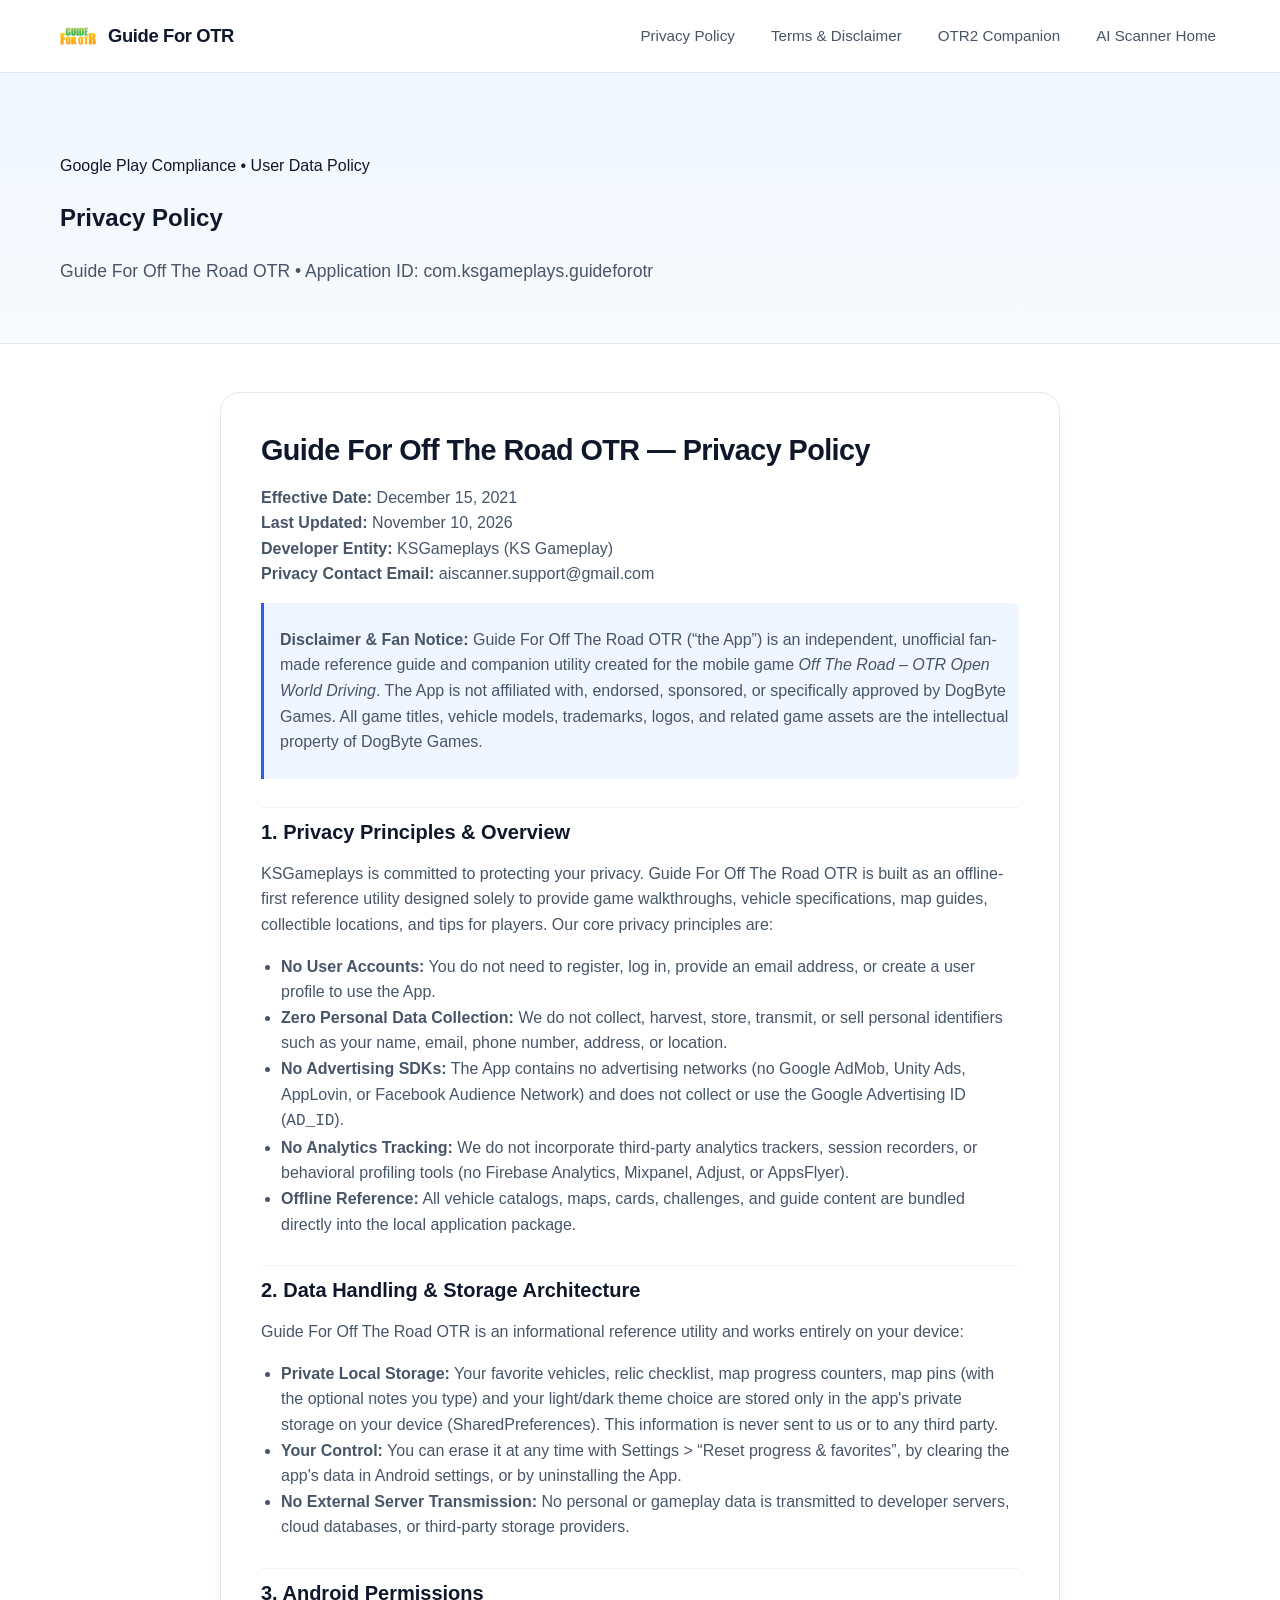
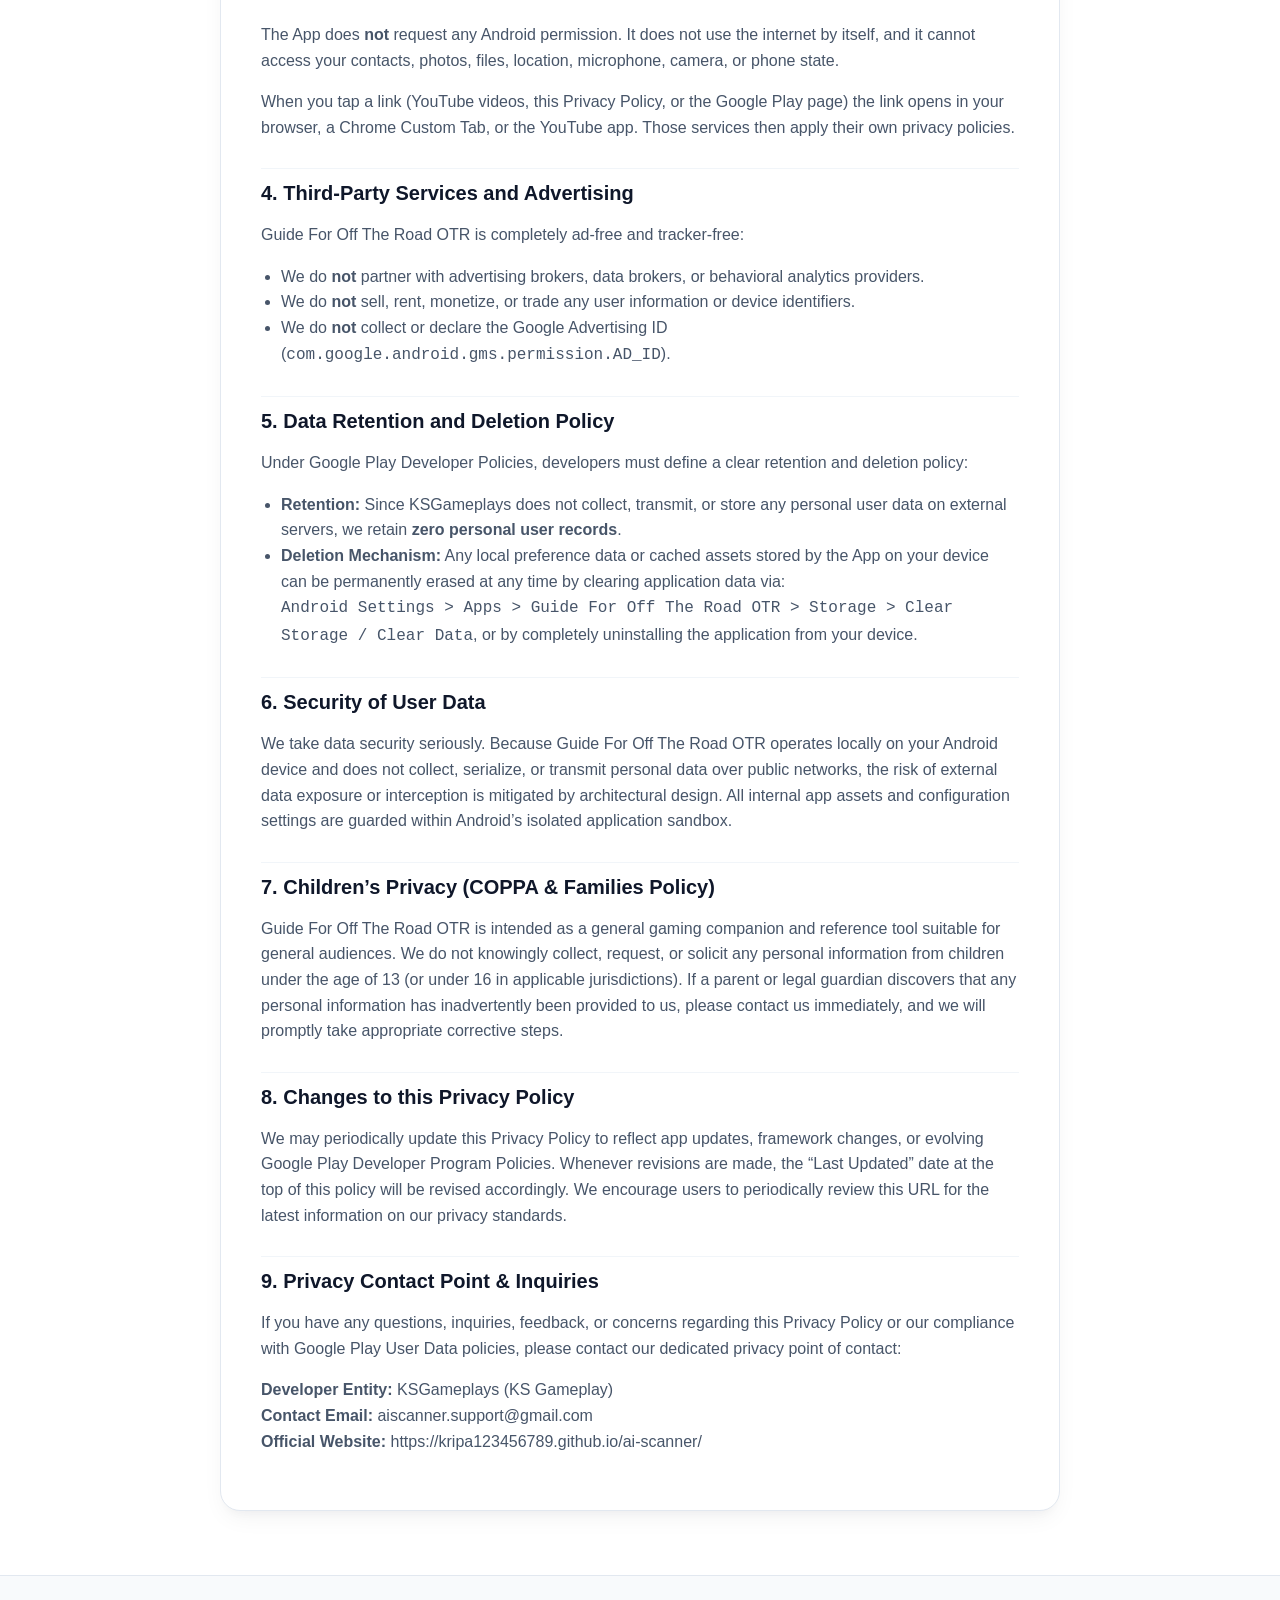
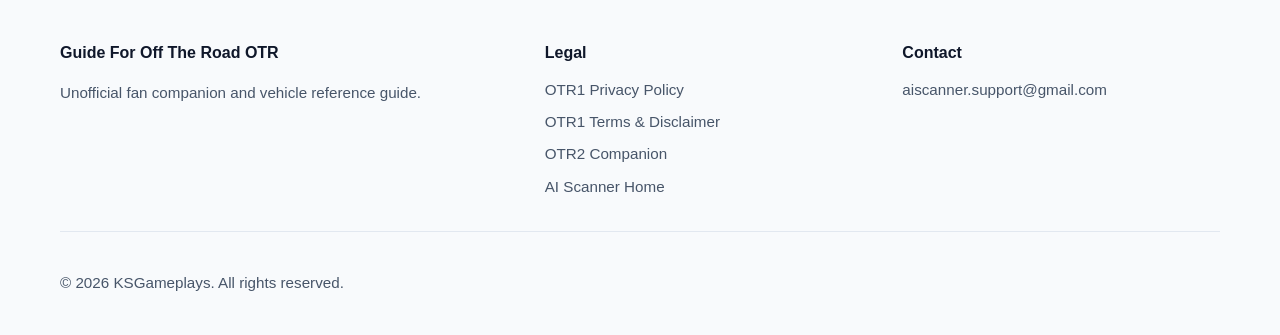
<file: otr1-privacy.html>
<!DOCTYPE html>
<html lang="en">
  <head>
    <meta charset="UTF-8" />
    <meta name="viewport" content="width=device-width, initial-scale=1.0" />
    <meta name="robots" content="index, follow" />
    <meta
      name="description"
      content="Official Privacy Policy for Guide For Off The Road OTR (com.ksgameplays.guideforotr) - Unofficial companion and guide for Off The Road."
    />
    <title>Privacy Policy | Guide For Off The Road OTR</title>
    <link rel="canonical" href="https://kripa123456789.github.io/ai-scanner/otr1-privacy.html" />

    <!-- Open Graph Metadata -->
    <meta property="og:title" content="Privacy Policy | Guide For Off The Road OTR" />
    <meta property="og:description" content="Official Privacy Policy for Guide For Off The Road OTR fan reference and companion guide." />
    <meta property="og:type" content="website" />
    <meta property="og:url" content="https://kripa123456789.github.io/ai-scanner/otr1-privacy.html" />
    <meta property="og:image" content="https://kripa123456789.github.io/ai-scanner/assets/images/otr1-icon.png" />

    <!-- Favicon -->
    <link rel="icon" type="image/png" href="./assets/images/otr1-icon.png" />
    <link rel="stylesheet" href="./style.css" />
  </head>
  <body>
    <header class="site-header" id="site-header">
      <nav class="nav container" aria-label="Main navigation">
        <a class="brand" href="./otr1-privacy.html" aria-label="Guide For OTR Home">
          <div class="brand-icon-wrapper">
            <img 
              src="./assets/images/otr1-icon.png" 
              alt="Guide For Off The Road OTR Icon" 
              class="app-icon-img" 
              onerror="this.style.display='none'; this.nextElementSibling.style.display='flex';" 
            />
            <div class="app-icon-fallback" aria-hidden="true" style="display:none;">
              <svg width="20" height="20" viewBox="0 0 24 24" fill="none" stroke="currentColor" stroke-width="2.2" stroke-linecap="round" stroke-linejoin="round">
                <circle cx="12" cy="12" r="10"></circle>
                <polygon points="12 8 8 12 12 16 16 12 12 8"></polygon>
              </svg>
            </div>
          </div>
          <span class="brand-text">Guide For OTR</span>
        </a>

        <button 
          class="menu-toggle" 
          aria-label="Toggle navigation menu" 
          aria-expanded="false"
          aria-controls="primary-navigation"
        >
          <span class="hamburger-line"></span>
          <span class="hamburger-line"></span>
          <span class="hamburger-line"></span>
        </button>

        <div class="nav-menu" id="primary-navigation">
          <ul class="nav-links">
            <li><a href="./otr1-privacy.html" class="active">Privacy Policy</a></li>
            <li><a href="./otr1-terms.html">Terms &amp; Disclaimer</a></li>
            <li><a href="./otr2-privacy.html">OTR2 Companion</a></li>
            <li><a href="./index.html">AI Scanner Home</a></li>
          </ul>
        </div>
      </nav>
    </header>

    <main>
      <section class="page-hero">
        <div class="container">
          <p class="eyebrow">Google Play Compliance &bull; User Data Policy</p>
          <h1>Privacy Policy</h1>
          <p class="page-subtitle">Guide For Off The Road OTR &bull; Application ID: com.ksgameplays.guideforotr</p>
        </div>
      </section>

      <section class="container">
        <div class="card">
          <article>
            <h1>Guide For Off The Road OTR &mdash; Privacy Policy</h1>
            <p><strong>Effective Date:</strong> December 15, 2021<br />
            <strong>Last Updated:</strong> November 10, 2026<br />
            <strong>Developer Entity:</strong> KSGameplays (KS Gameplay)<br />
            <strong>Privacy Contact Email:</strong> <a href="mailto:aiscanner.support@gmail.com">aiscanner.support@gmail.com</a></p>

            <blockquote>
              <p><strong>Disclaimer &amp; Fan Notice:</strong> Guide For Off The Road OTR (&ldquo;the App&rdquo;) is an independent, unofficial fan-made reference guide and companion utility created for the mobile game <em>Off The Road &ndash; OTR Open World Driving</em>. The App is not affiliated with, endorsed, sponsored, or specifically approved by DogByte Games. All game titles, vehicle models, trademarks, logos, and related game assets are the intellectual property of DogByte Games.</p>
            </blockquote>

            <h2>1. Privacy Principles &amp; Overview</h2>
            <p>KSGameplays is committed to protecting your privacy. Guide For Off The Road OTR is built as an offline-first reference utility designed solely to provide game walkthroughs, vehicle specifications, map guides, collectible locations, and tips for players. Our core privacy principles are:</p>
            <ul>
              <li><strong>No User Accounts:</strong> You do not need to register, log in, provide an email address, or create a user profile to use the App.</li>
              <li><strong>Zero Personal Data Collection:</strong> We do not collect, harvest, store, transmit, or sell personal identifiers such as your name, email, phone number, address, or location.</li>
              <li><strong>No Advertising SDKs:</strong> The App contains no advertising networks (no Google AdMob, Unity Ads, AppLovin, or Facebook Audience Network) and does not collect or use the Google Advertising ID (<code>AD_ID</code>).</li>
              <li><strong>No Analytics Tracking:</strong> We do not incorporate third-party analytics trackers, session recorders, or behavioral profiling tools (no Firebase Analytics, Mixpanel, Adjust, or AppsFlyer).</li>
              <li><strong>Offline Reference:</strong> All vehicle catalogs, maps, cards, challenges, and guide content are bundled directly into the local application package.</li>
            </ul>

            <h2>2. Data Handling &amp; Storage Architecture</h2>
            <p>Guide For Off The Road OTR is an informational reference utility and works entirely on your device:</p>
            <ul>
              <li><strong>Private Local Storage:</strong> Your favorite vehicles, relic checklist, map progress counters, map pins (with the optional notes you type) and your light/dark theme choice are stored only in the app's private storage on your device (SharedPreferences). This information is never sent to us or to any third party.</li>
              <li><strong>Your Control:</strong> You can erase it at any time with Settings &gt; &ldquo;Reset progress &amp; favorites&rdquo;, by clearing the app's data in Android settings, or by uninstalling the App.</li>
              <li><strong>No External Server Transmission:</strong> No personal or gameplay data is transmitted to developer servers, cloud databases, or third-party storage providers.</li>
            </ul>

            <h2>3. Android Permissions</h2>
            <p>The App does <strong>not</strong> request any Android permission. It does not use the internet by itself, and it cannot access your contacts, photos, files, location, microphone, camera, or phone state.</p>
            <p>When you tap a link (YouTube videos, this Privacy Policy, or the Google Play page) the link opens in your browser, a Chrome Custom Tab, or the YouTube app. Those services then apply their own privacy policies.</p>

            <h2>4. Third-Party Services and Advertising</h2>
            <p>Guide For Off The Road OTR is completely ad-free and tracker-free:</p>
            <ul>
              <li>We do <strong>not</strong> partner with advertising brokers, data brokers, or behavioral analytics providers.</li>
              <li>We do <strong>not</strong> sell, rent, monetize, or trade any user information or device identifiers.</li>
              <li>We do <strong>not</strong> collect or declare the Google Advertising ID (<code>com.google.android.gms.permission.AD_ID</code>).</li>
            </ul>

            <h2>5. Data Retention and Deletion Policy</h2>
            <p>Under Google Play Developer Policies, developers must define a clear retention and deletion policy:</p>
            <ul>
              <li><strong>Retention:</strong> Since KSGameplays does not collect, transmit, or store any personal user data on external servers, we retain <strong>zero personal user records</strong>.</li>
              <li><strong>Deletion Mechanism:</strong> Any local preference data or cached assets stored by the App on your device can be permanently erased at any time by clearing application data via:
              <br /><code>Android Settings &gt; Apps &gt; Guide For Off The Road OTR &gt; Storage &gt; Clear Storage / Clear Data</code>, or by completely uninstalling the application from your device.</li>
            </ul>

            <h2>6. Security of User Data</h2>
            <p>We take data security seriously. Because Guide For Off The Road OTR operates locally on your Android device and does not collect, serialize, or transmit personal data over public networks, the risk of external data exposure or interception is mitigated by architectural design. All internal app assets and configuration settings are guarded within Android&rsquo;s isolated application sandbox.</p>

            <h2>7. Children&rsquo;s Privacy (COPPA &amp; Families Policy)</h2>
            <p>Guide For Off The Road OTR is intended as a general gaming companion and reference tool suitable for general audiences. We do not knowingly collect, request, or solicit any personal information from children under the age of 13 (or under 16 in applicable jurisdictions). If a parent or legal guardian discovers that any personal information has inadvertently been provided to us, please contact us immediately, and we will promptly take appropriate corrective steps.</p>

            <h2>8. Changes to this Privacy Policy</h2>
            <p>We may periodically update this Privacy Policy to reflect app updates, framework changes, or evolving Google Play Developer Program Policies. Whenever revisions are made, the &ldquo;Last Updated&rdquo; date at the top of this policy will be revised accordingly. We encourage users to periodically review this URL for the latest information on our privacy standards.</p>

            <h2>9. Privacy Contact Point &amp; Inquiries</h2>
            <p>If you have any questions, inquiries, feedback, or concerns regarding this Privacy Policy or our compliance with Google Play User Data policies, please contact our dedicated privacy point of contact:</p>
            <p>
              <strong>Developer Entity:</strong> KSGameplays (KS Gameplay)<br />
              <strong>Contact Email:</strong> <a href="mailto:aiscanner.support@gmail.com">aiscanner.support@gmail.com</a><br />
              <strong>Official Website:</strong> <a href="https://kripa123456789.github.io/ai-scanner/">https://kripa123456789.github.io/ai-scanner/</a>
            </p>
          </article>
        </div>
      </section>
    </main>

    <footer class="site-footer">
      <div class="container footer-content">
        <div>
          <h2>Guide For Off The Road OTR</h2>
          <p>Unofficial fan companion and vehicle reference guide.</p>
        </div>
        <div>
          <h3>Legal</h3>
          <ul>
            <li><a href="./otr1-privacy.html">OTR1 Privacy Policy</a></li>
            <li><a href="./otr1-terms.html">OTR1 Terms &amp; Disclaimer</a></li>
            <li><a href="./otr2-privacy.html">OTR2 Companion</a></li>
            <li><a href="./index.html">AI Scanner Home</a></li>
          </ul>
        </div>
        <div>
          <h3>Contact</h3>
          <ul>
            <li><a href="mailto:aiscanner.support@gmail.com">aiscanner.support@gmail.com</a></li>
          </ul>
        </div>
      </div>
      <div class="container footer-bottom">
        <p>&copy; 2026 KSGameplays. All rights reserved.</p>
      </div>
    </footer>

    <script src="./script.js"></script>
  </body>
</html>
</file>
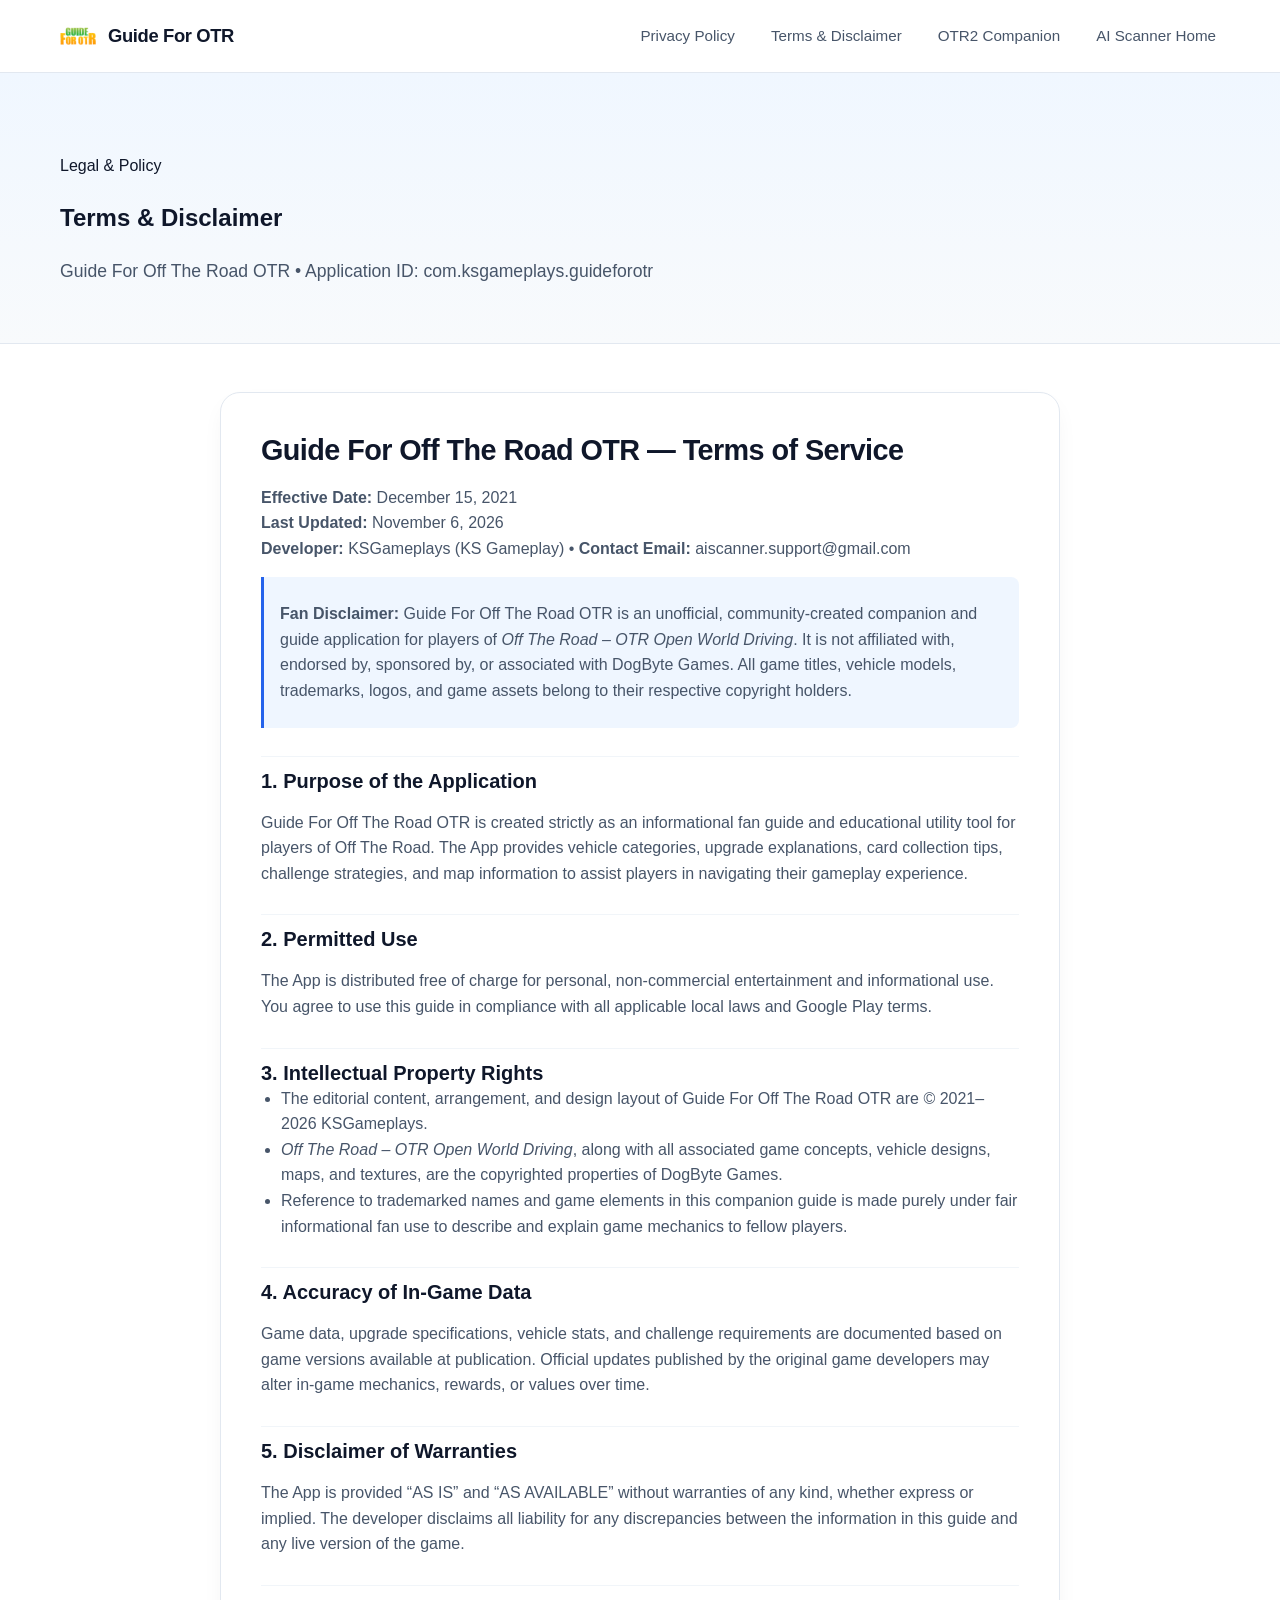
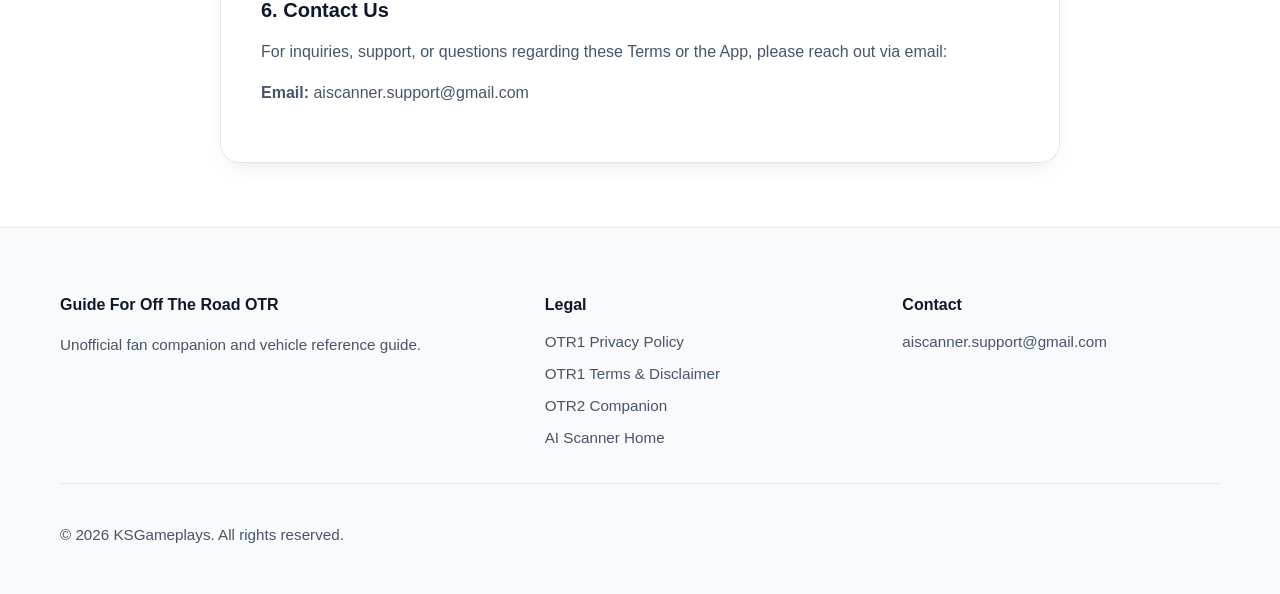
<file: otr1-terms.html>
<!DOCTYPE html>
<html lang="en">
  <head>
    <meta charset="UTF-8" />
    <meta name="viewport" content="width=device-width, initial-scale=1.0" />
    <meta name="robots" content="index, follow" />
    <meta
      name="description"
      content="Terms of Service &amp; Disclaimer for Guide For Off The Road OTR (com.ksgameplays.guideforotr)."
    />
    <title>Terms of Service &amp; Disclaimer | Guide For Off The Road OTR</title>
    <link rel="canonical" href="https://kripa123456789.github.io/ai-scanner/otr1-terms.html" />

    <!-- Open Graph Metadata -->
    <meta property="og:title" content="Terms of Service &amp; Disclaimer | Guide For Off The Road OTR" />
    <meta property="og:description" content="Terms of Service and Fan App Disclaimer for Guide For Off The Road OTR." />
    <meta property="og:type" content="website" />
    <meta property="og:url" content="https://kripa123456789.github.io/ai-scanner/otr1-terms.html" />
    <meta property="og:image" content="https://kripa123456789.github.io/ai-scanner/assets/images/otr1-icon.png" />

    <!-- Favicon -->
    <link rel="icon" type="image/png" href="./assets/images/otr1-icon.png" />
    <link rel="stylesheet" href="./style.css" />
  </head>
  <body>
    <header class="site-header" id="site-header">
      <nav class="nav container" aria-label="Main navigation">
        <a class="brand" href="./otr1-privacy.html" aria-label="Guide For OTR Home">
          <div class="brand-icon-wrapper">
            <img 
              src="./assets/images/otr1-icon.png" 
              alt="Guide For Off The Road OTR Icon" 
              class="app-icon-img" 
              onerror="this.style.display='none'; this.nextElementSibling.style.display='flex';" 
            />
            <div class="app-icon-fallback" aria-hidden="true" style="display:none;">
              <svg width="20" height="20" viewBox="0 0 24 24" fill="none" stroke="currentColor" stroke-width="2.2" stroke-linecap="round" stroke-linejoin="round">
                <circle cx="12" cy="12" r="10"></circle>
                <polygon points="12 8 8 12 12 16 16 12 12 8"></polygon>
              </svg>
            </div>
          </div>
          <span class="brand-text">Guide For OTR</span>
        </a>

        <button 
          class="menu-toggle" 
          aria-label="Toggle navigation menu" 
          aria-expanded="false"
          aria-controls="primary-navigation"
        >
          <span class="hamburger-line"></span>
          <span class="hamburger-line"></span>
          <span class="hamburger-line"></span>
        </button>

        <div class="nav-menu" id="primary-navigation">
          <ul class="nav-links">
            <li><a href="./otr1-privacy.html">Privacy Policy</a></li>
            <li><a href="./otr1-terms.html" class="active">Terms &amp; Disclaimer</a></li>
            <li><a href="./otr2-privacy.html">OTR2 Companion</a></li>
            <li><a href="./index.html">AI Scanner Home</a></li>
          </ul>
        </div>
      </nav>
    </header>

    <main>
      <section class="page-hero">
        <div class="container">
          <p class="eyebrow">Legal &amp; Policy</p>
          <h1>Terms &amp; Disclaimer</h1>
          <p class="page-subtitle">Guide For Off The Road OTR &bull; Application ID: com.ksgameplays.guideforotr</p>
        </div>
      </section>

      <section class="container">
        <div class="card">
          <article>
            <h1>Guide For Off The Road OTR &mdash; Terms of Service</h1>
            <p><strong>Effective Date:</strong> December 15, 2021<br />
            <strong>Last Updated:</strong> November 6, 2026<br />
            <strong>Developer:</strong> KSGameplays (KS Gameplay) &bull; <strong>Contact Email:</strong> <a href="mailto:aiscanner.support@gmail.com">aiscanner.support@gmail.com</a></p>

            <blockquote>
              <p><strong>Fan Disclaimer:</strong> Guide For Off The Road OTR is an unofficial, community-created companion and guide application for players of <em>Off The Road &ndash; OTR Open World Driving</em>. It is not affiliated with, endorsed by, sponsored by, or associated with DogByte Games. All game titles, vehicle models, trademarks, logos, and game assets belong to their respective copyright holders.</p>
            </blockquote>

            <h2>1. Purpose of the Application</h2>
            <p>Guide For Off The Road OTR is created strictly as an informational fan guide and educational utility tool for players of Off The Road. The App provides vehicle categories, upgrade explanations, card collection tips, challenge strategies, and map information to assist players in navigating their gameplay experience.</p>

            <h2>2. Permitted Use</h2>
            <p>The App is distributed free of charge for personal, non-commercial entertainment and informational use. You agree to use this guide in compliance with all applicable local laws and Google Play terms.</p>

            <h2>3. Intellectual Property Rights</h2>
            <ul>
              <li>The editorial content, arrangement, and design layout of Guide For Off The Road OTR are &copy; 2021&ndash;2026 KSGameplays.</li>
              <li><em>Off The Road &ndash; OTR Open World Driving</em>, along with all associated game concepts, vehicle designs, maps, and textures, are the copyrighted properties of DogByte Games.</li>
              <li>Reference to trademarked names and game elements in this companion guide is made purely under fair informational fan use to describe and explain game mechanics to fellow players.</li>
            </ul>

            <h2>4. Accuracy of In-Game Data</h2>
            <p>Game data, upgrade specifications, vehicle stats, and challenge requirements are documented based on game versions available at publication. Official updates published by the original game developers may alter in-game mechanics, rewards, or values over time.</p>

            <h2>5. Disclaimer of Warranties</h2>
            <p>The App is provided &ldquo;AS IS&rdquo; and &ldquo;AS AVAILABLE&rdquo; without warranties of any kind, whether express or implied. The developer disclaims all liability for any discrepancies between the information in this guide and any live version of the game.</p>

            <h2>6. Contact Us</h2>
            <p>For inquiries, support, or questions regarding these Terms or the App, please reach out via email:</p>
            <p><strong>Email:</strong> <a href="mailto:aiscanner.support@gmail.com">aiscanner.support@gmail.com</a></p>
          </article>
        </div>
      </section>
    </main>

    <footer class="site-footer">
      <div class="container footer-content">
        <div>
          <h2>Guide For Off The Road OTR</h2>
          <p>Unofficial fan companion and vehicle reference guide.</p>
        </div>
        <div>
          <h3>Legal</h3>
          <ul>
            <li><a href="./otr1-privacy.html">OTR1 Privacy Policy</a></li>
            <li><a href="./otr1-terms.html">OTR1 Terms &amp; Disclaimer</a></li>
            <li><a href="./otr2-privacy.html">OTR2 Companion</a></li>
            <li><a href="./index.html">AI Scanner Home</a></li>
          </ul>
        </div>
        <div>
          <h3>Contact</h3>
          <ul>
            <li><a href="mailto:aiscanner.support@gmail.com">aiscanner.support@gmail.com</a></li>
          </ul>
        </div>
      </div>
      <div class="container footer-bottom">
        <p>&copy; 2026 KSGameplays. All rights reserved.</p>
      </div>
    </footer>

    <script src="./script.js"></script>
  </body>
</html>
</file>
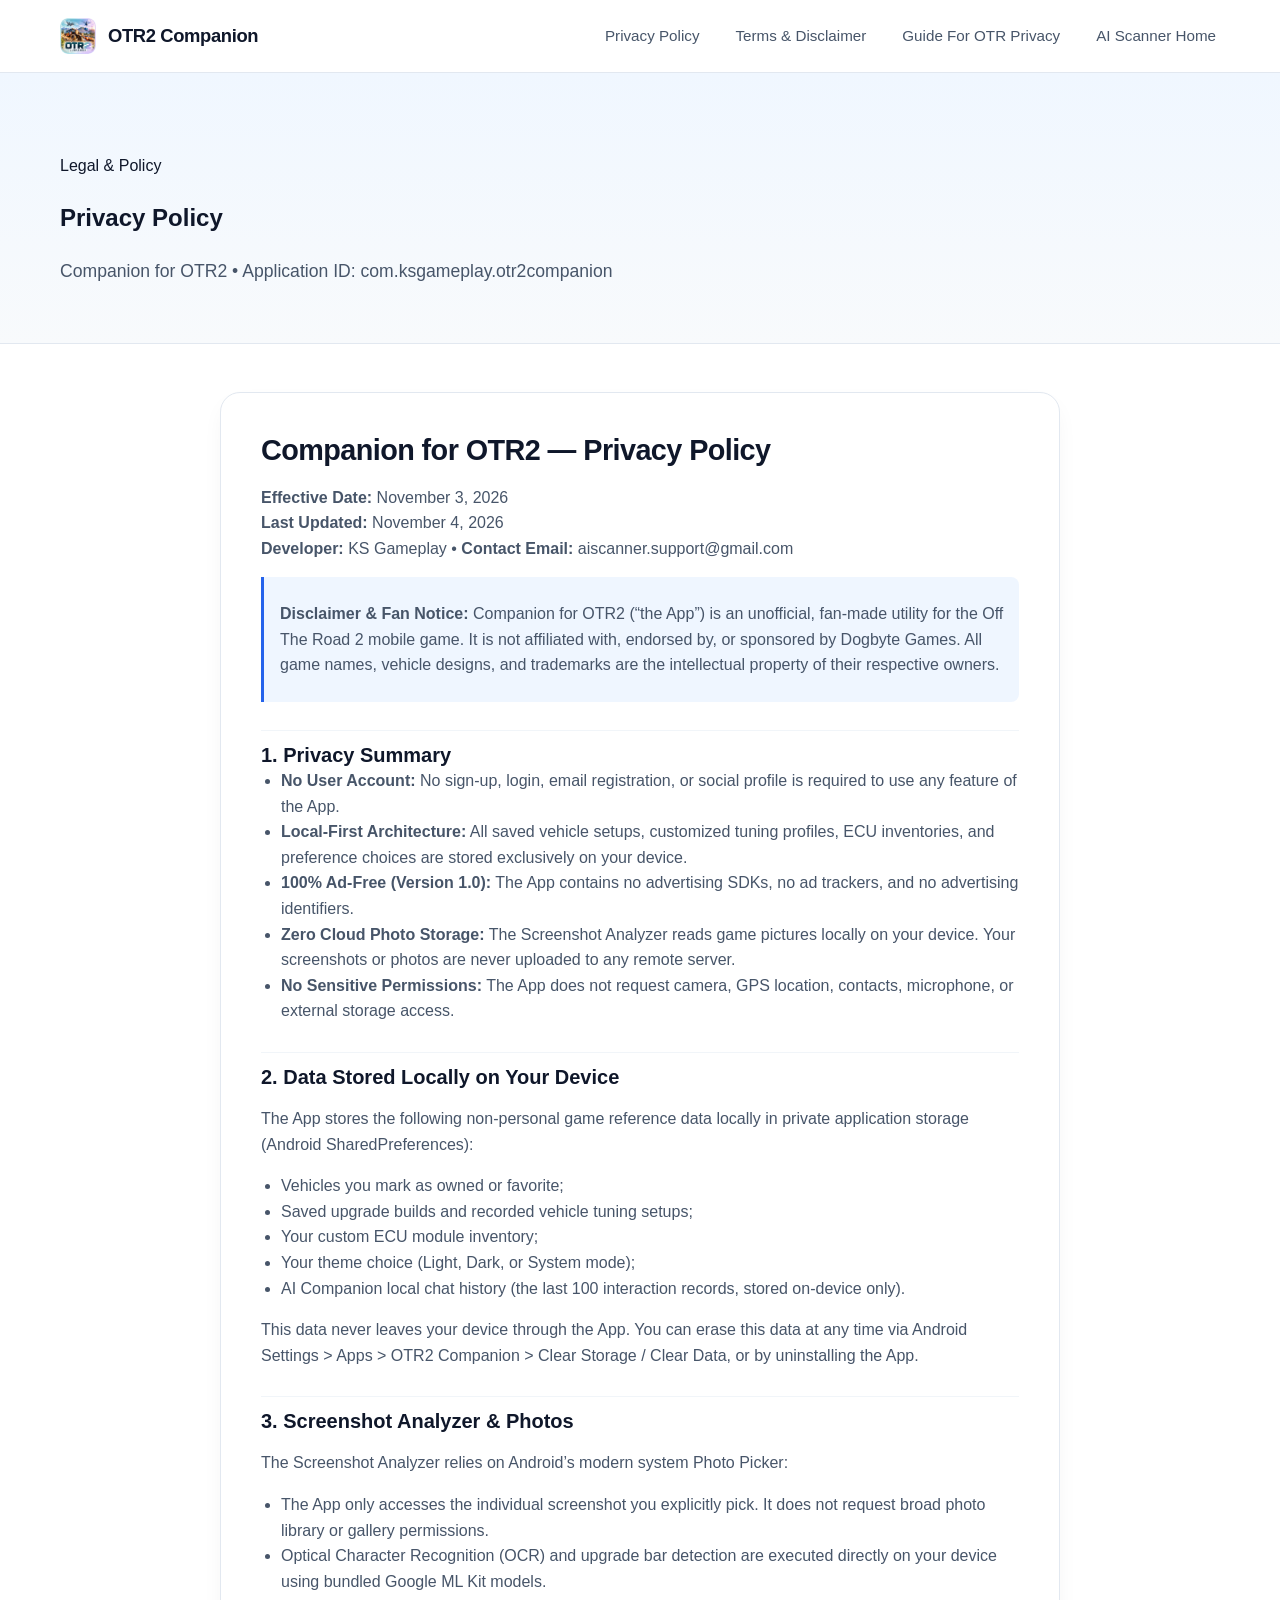
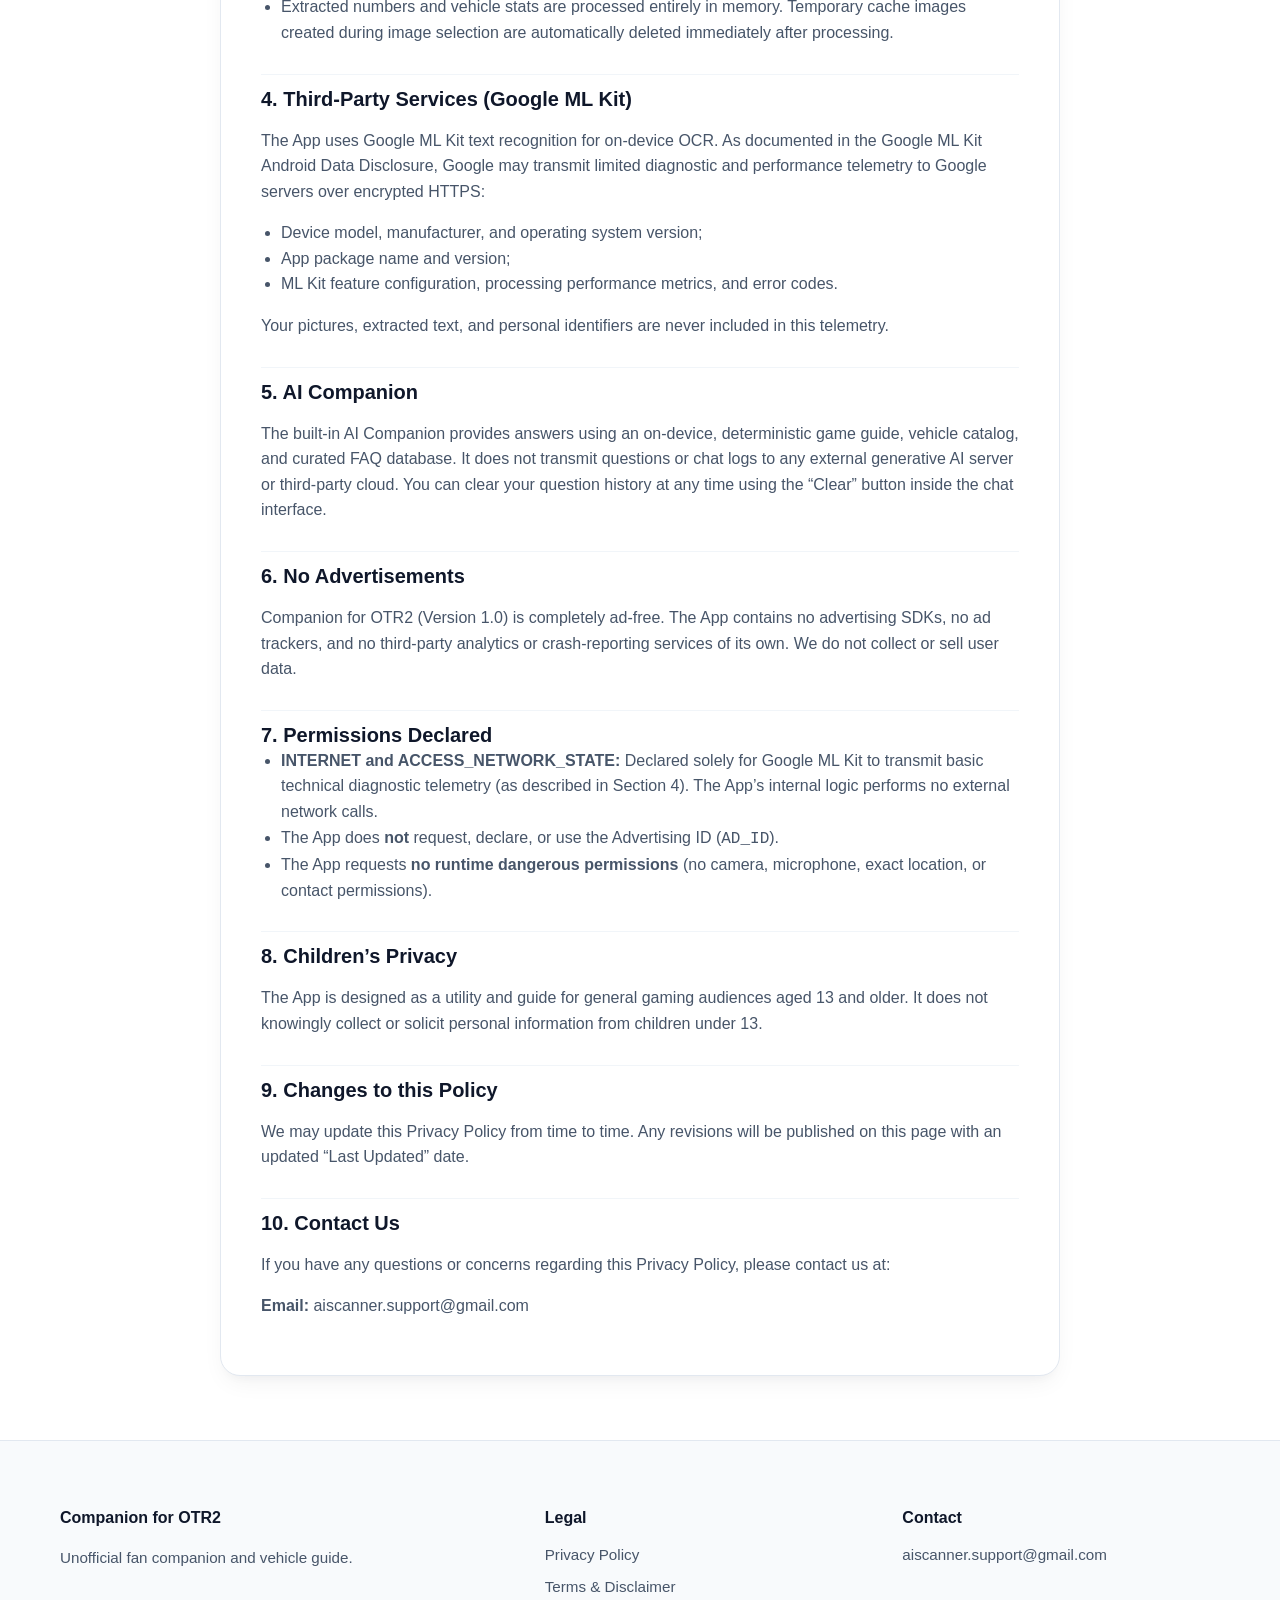
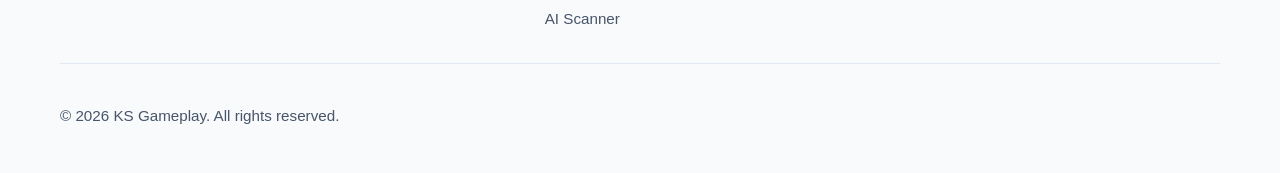
<file: otr2-privacy.html>
<!DOCTYPE html>
<html lang="en">
  <head>
    <meta charset="UTF-8" />
    <meta name="viewport" content="width=device-width, initial-scale=1.0" />
    <meta name="robots" content="index, follow" />
    <meta
      name="description"
      content="Official Privacy Policy for Companion for OTR2 (Unofficial Off The Road 2 fan companion app)."
    />
    <title>Privacy Policy | Companion for OTR2</title>
    <link rel="canonical" href="https://kripa123456789.github.io/ai-scanner/otr2-privacy.html" />

    <!-- Open Graph Metadata -->
    <meta property="og:title" content="Privacy Policy | Companion for OTR2" />
    <meta property="og:description" content="Official Privacy Policy for Companion for OTR2 fan companion app." />
    <meta property="og:type" content="website" />
    <meta property="og:url" content="https://kripa123456789.github.io/ai-scanner/otr2-privacy.html" />
    <meta property="og:image" content="https://kripa123456789.github.io/ai-scanner/assets/images/otr2-icon.png" />

    <!-- Favicon -->
    <link rel="icon" type="image/png" href="./assets/images/otr2-icon.png" />
    <link rel="stylesheet" href="./style.css" />
  </head>
  <body>
    <header class="site-header" id="site-header">
      <nav class="nav container" aria-label="Main navigation">
        <a class="brand" href="./otr2-privacy.html" aria-label="OTR2 Companion Home">
          <div class="brand-icon-wrapper">
            <img 
              src="./assets/images/otr2-icon.png" 
              alt="OTR2 Companion Icon" 
              class="app-icon-img" 
              onerror="this.style.display='none'; this.nextElementSibling.style.display='flex';" 
            />
            <div class="app-icon-fallback" aria-hidden="true" style="display:none;">
              <svg width="20" height="20" viewBox="0 0 24 24" fill="none" stroke="currentColor" stroke-width="2.2" stroke-linecap="round" stroke-linejoin="round">
                <circle cx="12" cy="12" r="10"></circle>
                <polygon points="12 8 8 12 12 16 16 12 12 8"></polygon>
              </svg>
            </div>
          </div>
          <span class="brand-text">OTR2 Companion</span>
        </a>

        <button 
          class="menu-toggle" 
          aria-label="Toggle navigation menu" 
          aria-expanded="false"
          aria-controls="primary-navigation"
        >
          <span class="hamburger-line"></span>
          <span class="hamburger-line"></span>
          <span class="hamburger-line"></span>
        </button>

        <div class="nav-menu" id="primary-navigation">
          <ul class="nav-links">
            <li><a href="./otr2-privacy.html" class="active">Privacy Policy</a></li>
            <li><a href="./otr2-terms.html">Terms &amp; Disclaimer</a></li>
            <li><a href="./otr1-privacy.html">Guide For OTR Privacy</a></li>
            <li><a href="./index.html">AI Scanner Home</a></li>
          </ul>
        </div>
      </nav>
    </header>

    <main>
      <section class="page-hero">
        <div class="container">
          <p class="eyebrow">Legal &amp; Policy</p>
          <h1>Privacy Policy</h1>
          <p class="page-subtitle">Companion for OTR2 &bull; Application ID: com.ksgameplay.otr2companion</p>
        </div>
      </section>

      <section class="container">
        <div class="card">
          <article>
            <h1>Companion for OTR2 &mdash; Privacy Policy</h1>
            <p><strong>Effective Date:</strong> November 3, 2026<br />
            <strong>Last Updated:</strong> November 4, 2026<br />
            <strong>Developer:</strong> KS Gameplay &bull; <strong>Contact Email:</strong> <a href="mailto:aiscanner.support@gmail.com">aiscanner.support@gmail.com</a></p>

            <blockquote>
              <p><strong>Disclaimer &amp; Fan Notice:</strong> Companion for OTR2 (&ldquo;the App&rdquo;) is an unofficial, fan-made utility for the Off The Road 2 mobile game. It is not affiliated with, endorsed by, or sponsored by Dogbyte Games. All game names, vehicle designs, and trademarks are the intellectual property of their respective owners.</p>
            </blockquote>

                        <h2>1. Privacy Summary</h2>
            <ul>
              <li><strong>No User Account:</strong> No sign-up, login, email registration, or social profile is required to use any feature of the App.</li>
              <li><strong>Local-First Architecture:</strong> All saved vehicle setups, customized tuning profiles, ECU inventories, and preference choices are stored exclusively on your device.</li>
              <li><strong>100% Ad-Free (Version 1.0):</strong> The App contains no advertising SDKs, no ad trackers, and no advertising identifiers.</li>
              <li><strong>Zero Cloud Photo Storage:</strong> The Screenshot Analyzer reads game pictures locally on your device. Your screenshots or photos are never uploaded to any remote server.</li>
              <li><strong>No Sensitive Permissions:</strong> The App does not request camera, GPS location, contacts, microphone, or external storage access.</li>
            </ul>

            <h2>2. Data Stored Locally on Your Device</h2>
            <p>The App stores the following non-personal game reference data locally in private application storage (Android SharedPreferences):</p>
            <ul>
              <li>Vehicles you mark as owned or favorite;</li>
              <li>Saved upgrade builds and recorded vehicle tuning setups;</li>
              <li>Your custom ECU module inventory;</li>
              <li>Your theme choice (Light, Dark, or System mode);</li>
              <li>AI Companion local chat history (the last 100 interaction records, stored on-device only).</li>
            </ul>
            <p>This data never leaves your device through the App. You can erase this data at any time via Android Settings &gt; Apps &gt; OTR2 Companion &gt; Clear Storage / Clear Data, or by uninstalling the App.</p>

            <h2>3. Screenshot Analyzer &amp; Photos</h2>
            <p>The Screenshot Analyzer relies on Android&rsquo;s modern system Photo Picker:</p>
            <ul>
              <li>The App only accesses the individual screenshot you explicitly pick. It does not request broad photo library or gallery permissions.</li>
              <li>Optical Character Recognition (OCR) and upgrade bar detection are executed directly on your device using bundled Google ML Kit models.</li>
              <li>Extracted numbers and vehicle stats are processed entirely in memory. Temporary cache images created during image selection are automatically deleted immediately after processing.</li>
            </ul>

            <h2>4. Third-Party Services (Google ML Kit)</h2>
            <p>The App uses Google ML Kit text recognition for on-device OCR. As documented in the <a href="https://developers.google.com/ml-kit/android-data-disclosure" target="_blank" rel="noopener noreferrer">Google ML Kit Android Data Disclosure</a>, Google may transmit limited diagnostic and performance telemetry to Google servers over encrypted HTTPS:</p>
            <ul>
              <li>Device model, manufacturer, and operating system version;</li>
              <li>App package name and version;</li>
              <li>ML Kit feature configuration, processing performance metrics, and error codes.</li>
            </ul>
            <p>Your pictures, extracted text, and personal identifiers are never included in this telemetry.</p>

            <h2>5. AI Companion</h2>
            <p>The built-in AI Companion provides answers using an on-device, deterministic game guide, vehicle catalog, and curated FAQ database. It does not transmit questions or chat logs to any external generative AI server or third-party cloud. You can clear your question history at any time using the &ldquo;Clear&rdquo; button inside the chat interface.</p>

            <h2>6. No Advertisements</h2>
            <p>Companion for OTR2 (Version 1.0) is completely ad-free. The App contains no advertising SDKs, no ad trackers, and no third-party analytics or crash-reporting services of its own. We do not collect or sell user data.</p>

            <h2>7. Permissions Declared</h2>
            <ul>
              <li><strong>INTERNET and ACCESS_NETWORK_STATE:</strong> Declared solely for Google ML Kit to transmit basic technical diagnostic telemetry (as described in Section 4). The App&rsquo;s internal logic performs no external network calls.</li>
              <li>The App does <strong>not</strong> request, declare, or use the Advertising ID (<code>AD_ID</code>).</li>
              <li>The App requests <strong>no runtime dangerous permissions</strong> (no camera, microphone, exact location, or contact permissions).</li>
            </ul>

            <h2>8. Children&rsquo;s Privacy</h2>
            <p>The App is designed as a utility and guide for general gaming audiences aged 13 and older. It does not knowingly collect or solicit personal information from children under 13.</p>

            <h2>9. Changes to this Policy</h2>
            <p>We may update this Privacy Policy from time to time. Any revisions will be published on this page with an updated &ldquo;Last Updated&rdquo; date.</p>

            <h2>10. Contact Us</h2>
            <p>If you have any questions or concerns regarding this Privacy Policy, please contact us at:</p>
            <p><strong>Email:</strong> <a href="mailto:aiscanner.support@gmail.com">aiscanner.support@gmail.com</a></p>
          </article>
        </div>
      </section>
    </main>

    <footer class="site-footer">
      <div class="container footer-content">
        <div>
          <h2>Companion for OTR2</h2>
          <p>Unofficial fan companion and vehicle guide.</p>
        </div>
        <div>
          <h3>Legal</h3>
          <ul>
            <li><a href="./otr2-privacy.html">Privacy Policy</a></li>
            <li><a href="./otr2-terms.html">Terms &amp; Disclaimer</a></li>
            <li><a href="./index.html">AI Scanner</a></li>
          </ul>
        </div>
        <div>
          <h3>Contact</h3>
          <ul>
            <li><a href="mailto:aiscanner.support@gmail.com">aiscanner.support@gmail.com</a></li>
          </ul>
        </div>
      </div>
      <div class="container footer-bottom">
        <p>&copy; 2026 KS Gameplay. All rights reserved.</p>
      </div>
    </footer>

    <script src="./script.js"></script>
  </body>
</html>
</file>
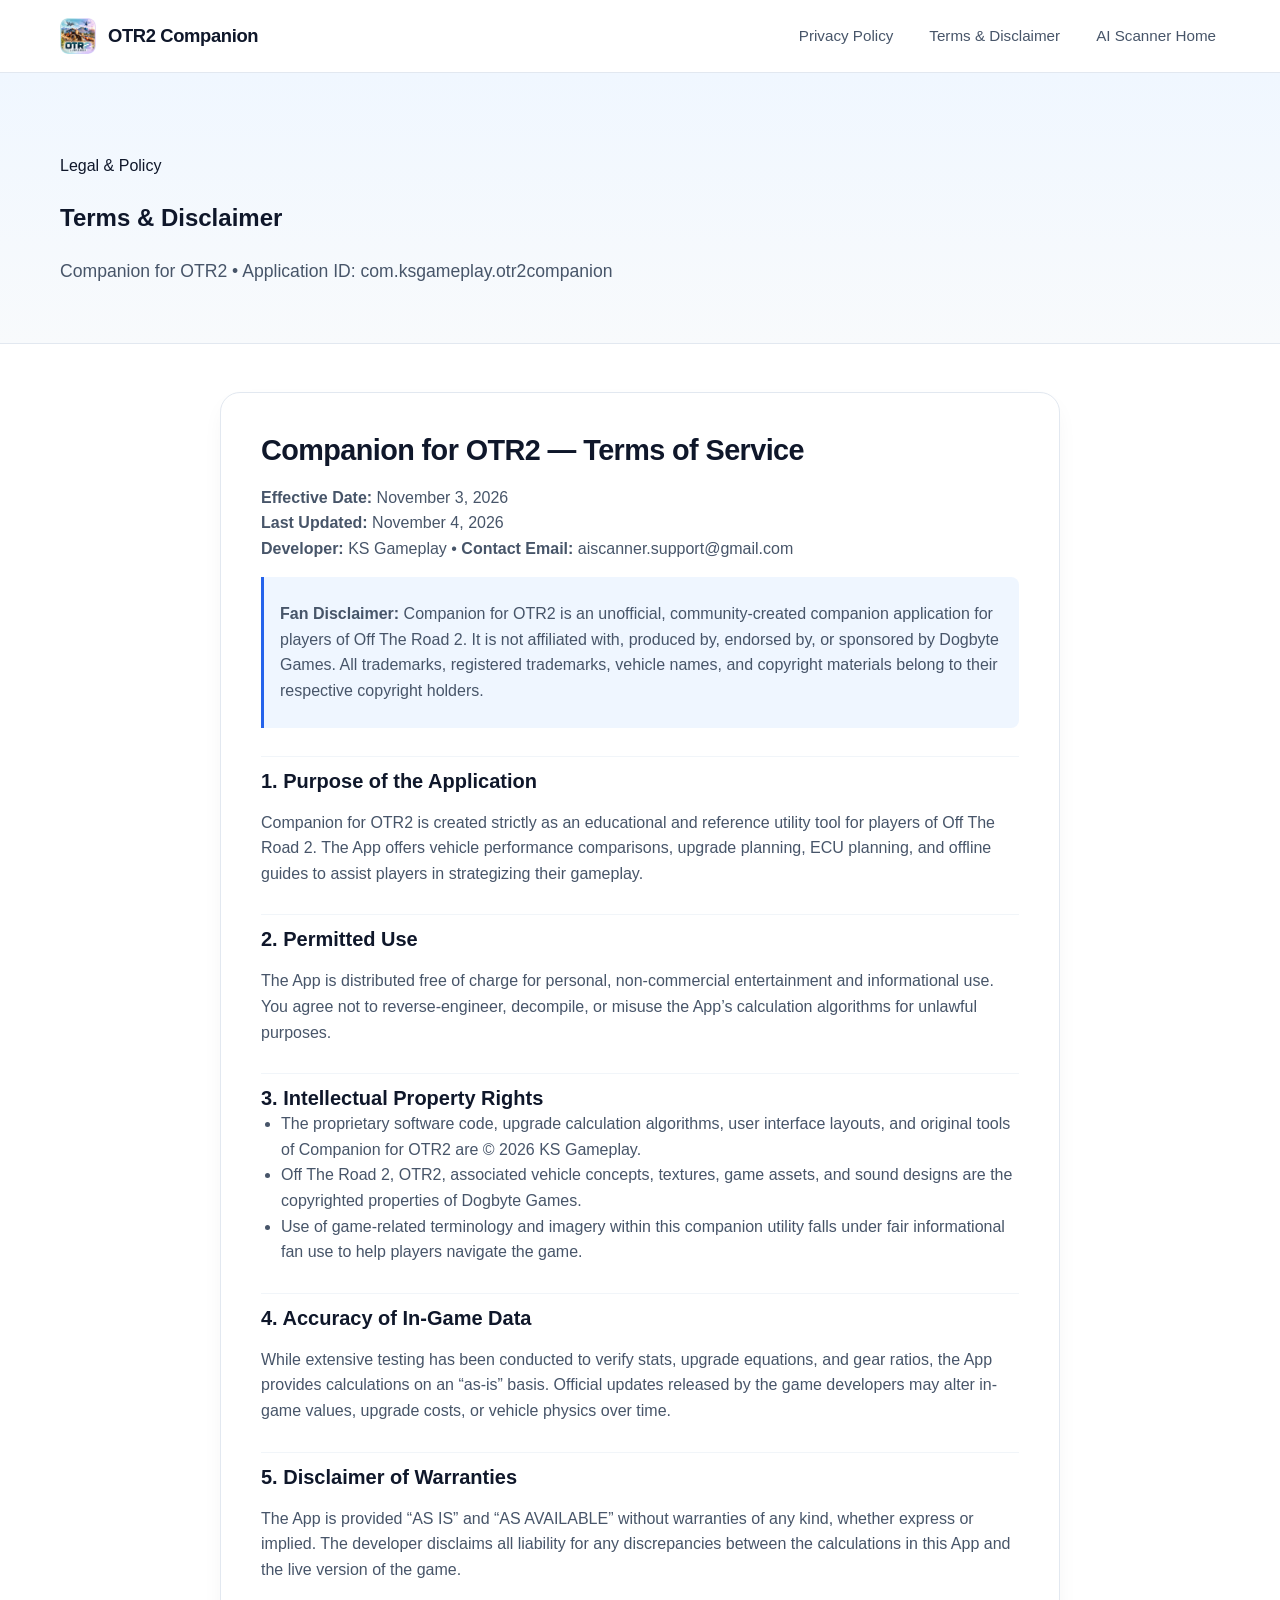
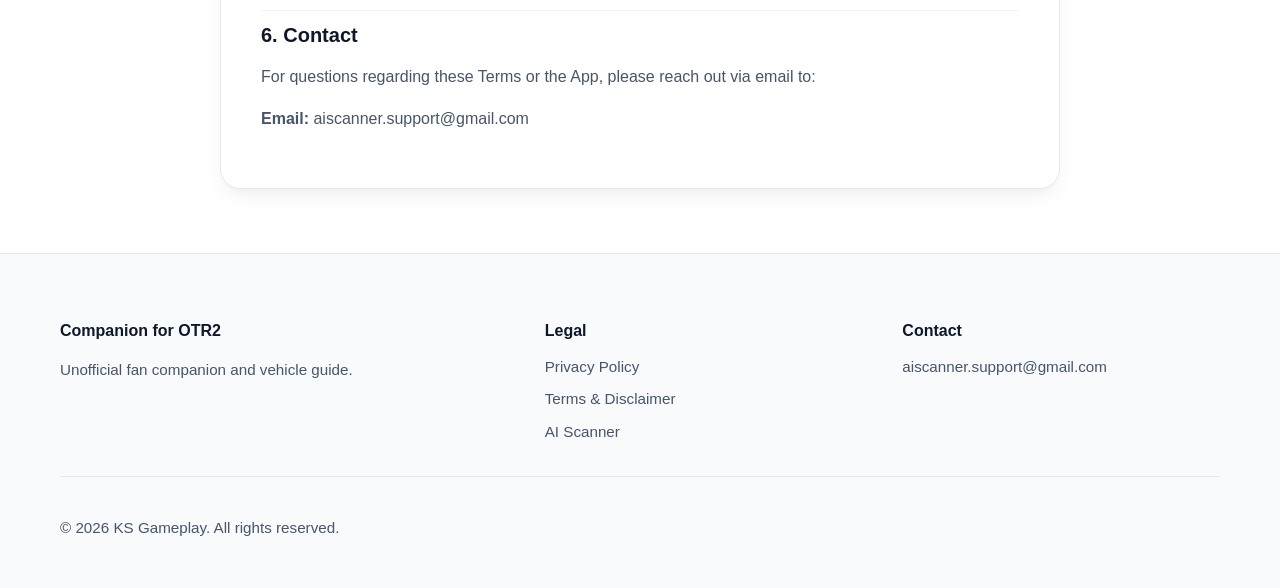
<file: otr2-terms.html>
<!DOCTYPE html>
<html lang="en">
  <head>
    <meta charset="UTF-8" />
    <meta name="viewport" content="width=device-width, initial-scale=1.0" />
    <meta name="robots" content="index, follow" />
    <meta
      name="description"
      content="Terms of Service &amp; Disclaimer for Companion for OTR2 (Unofficial Off The Road 2 fan companion app)."
    />
    <title>Terms of Service &amp; Disclaimer | Companion for OTR2</title>
    <link rel="canonical" href="https://kripa123456789.github.io/ai-scanner/otr2-terms.html" />

    <!-- Open Graph Metadata -->
    <meta property="og:title" content="Terms of Service &amp; Disclaimer | Companion for OTR2" />
    <meta property="og:description" content="Terms of Service and Fan App Disclaimer for Companion for OTR2." />
    <meta property="og:type" content="website" />
    <meta property="og:url" content="https://kripa123456789.github.io/ai-scanner/otr2-terms.html" />
    <meta property="og:image" content="https://kripa123456789.github.io/ai-scanner/assets/images/otr2-icon.png" />

    <!-- Favicon -->
    <link rel="icon" type="image/png" href="./assets/images/otr2-icon.png" />
    <link rel="stylesheet" href="./style.css" />
  </head>
  <body>
    <header class="site-header" id="site-header">
      <nav class="nav container" aria-label="Main navigation">
        <a class="brand" href="./otr2-privacy.html" aria-label="OTR2 Companion Home">
          <div class="brand-icon-wrapper">
            <img 
              src="./assets/images/otr2-icon.png" 
              alt="OTR2 Companion Icon" 
              class="app-icon-img" 
              onerror="this.style.display='none'; this.nextElementSibling.style.display='flex';" 
            />
            <div class="app-icon-fallback" aria-hidden="true" style="display:none;">
              <svg width="20" height="20" viewBox="0 0 24 24" fill="none" stroke="currentColor" stroke-width="2.2" stroke-linecap="round" stroke-linejoin="round">
                <circle cx="12" cy="12" r="10"></circle>
                <polygon points="12 8 8 12 12 16 16 12 12 8"></polygon>
              </svg>
            </div>
          </div>
          <span class="brand-text">OTR2 Companion</span>
        </a>

        <button 
          class="menu-toggle" 
          aria-label="Toggle navigation menu" 
          aria-expanded="false"
          aria-controls="primary-navigation"
        >
          <span class="hamburger-line"></span>
          <span class="hamburger-line"></span>
          <span class="hamburger-line"></span>
        </button>

        <div class="nav-menu" id="primary-navigation">
          <ul class="nav-links">
            <li><a href="./otr2-privacy.html">Privacy Policy</a></li>
            <li><a href="./otr2-terms.html" class="active">Terms &amp; Disclaimer</a></li>
            <li><a href="./index.html">AI Scanner Home</a></li>
          </ul>
        </div>
      </nav>
    </header>

    <main>
      <section class="page-hero">
        <div class="container">
          <p class="eyebrow">Legal &amp; Policy</p>
          <h1>Terms &amp; Disclaimer</h1>
          <p class="page-subtitle">Companion for OTR2 &bull; Application ID: com.ksgameplay.otr2companion</p>
        </div>
      </section>

      <section class="container">
        <div class="card">
          <article>
            <h1>Companion for OTR2 &mdash; Terms of Service</h1>
            <p><strong>Effective Date:</strong> November 3, 2026<br />
            <strong>Last Updated:</strong> November 4, 2026<br />
            <strong>Developer:</strong> KS Gameplay &bull; <strong>Contact Email:</strong> <a href="mailto:aiscanner.support@gmail.com">aiscanner.support@gmail.com</a></p>

            <blockquote>
              <p><strong>Fan Disclaimer:</strong> Companion for OTR2 is an unofficial, community-created companion application for players of Off The Road 2. It is not affiliated with, produced by, endorsed by, or sponsored by Dogbyte Games. All trademarks, registered trademarks, vehicle names, and copyright materials belong to their respective copyright holders.</p>
            </blockquote>

            <h2>1. Purpose of the Application</h2>
            <p>Companion for OTR2 is created strictly as an educational and reference utility tool for players of Off The Road 2. The App offers vehicle performance comparisons, upgrade planning, ECU planning, and offline guides to assist players in strategizing their gameplay.</p>

            <h2>2. Permitted Use</h2>
            <p>The App is distributed free of charge for personal, non-commercial entertainment and informational use. You agree not to reverse-engineer, decompile, or misuse the App&rsquo;s calculation algorithms for unlawful purposes.</p>

            <h2>3. Intellectual Property Rights</h2>
            <ul>
              <li>The proprietary software code, upgrade calculation algorithms, user interface layouts, and original tools of Companion for OTR2 are &copy; 2026 KS Gameplay.</li>
              <li>Off The Road 2, OTR2, associated vehicle concepts, textures, game assets, and sound designs are the copyrighted properties of Dogbyte Games.</li>
              <li>Use of game-related terminology and imagery within this companion utility falls under fair informational fan use to help players navigate the game.</li>
            </ul>

            <h2>4. Accuracy of In-Game Data</h2>
            <p>While extensive testing has been conducted to verify stats, upgrade equations, and gear ratios, the App provides calculations on an &ldquo;as-is&rdquo; basis. Official updates released by the game developers may alter in-game values, upgrade costs, or vehicle physics over time.</p>

            <h2>5. Disclaimer of Warranties</h2>
            <p>The App is provided &ldquo;AS IS&rdquo; and &ldquo;AS AVAILABLE&rdquo; without warranties of any kind, whether express or implied. The developer disclaims all liability for any discrepancies between the calculations in this App and the live version of the game.</p>

            <h2>6. Contact</h2>
            <p>For questions regarding these Terms or the App, please reach out via email to:</p>
            <p><strong>Email:</strong> <a href="mailto:aiscanner.support@gmail.com">aiscanner.support@gmail.com</a></p>
          </article>
        </div>
      </section>
    </main>

    <footer class="site-footer">
      <div class="container footer-content">
        <div>
          <h2>Companion for OTR2</h2>
          <p>Unofficial fan companion and vehicle guide.</p>
        </div>
        <div>
          <h3>Legal</h3>
          <ul>
            <li><a href="./otr2-privacy.html">Privacy Policy</a></li>
            <li><a href="./otr2-terms.html">Terms &amp; Disclaimer</a></li>
            <li><a href="./index.html">AI Scanner</a></li>
          </ul>
        </div>
        <div>
          <h3>Contact</h3>
          <ul>
            <li><a href="mailto:aiscanner.support@gmail.com">aiscanner.support@gmail.com</a></li>
          </ul>
        </div>
      </div>
      <div class="container footer-bottom">
        <p>&copy; 2026 KS Gameplay. All rights reserved.</p>
      </div>
    </footer>

    <script src="./script.js"></script>
  </body>
</html>
</file>
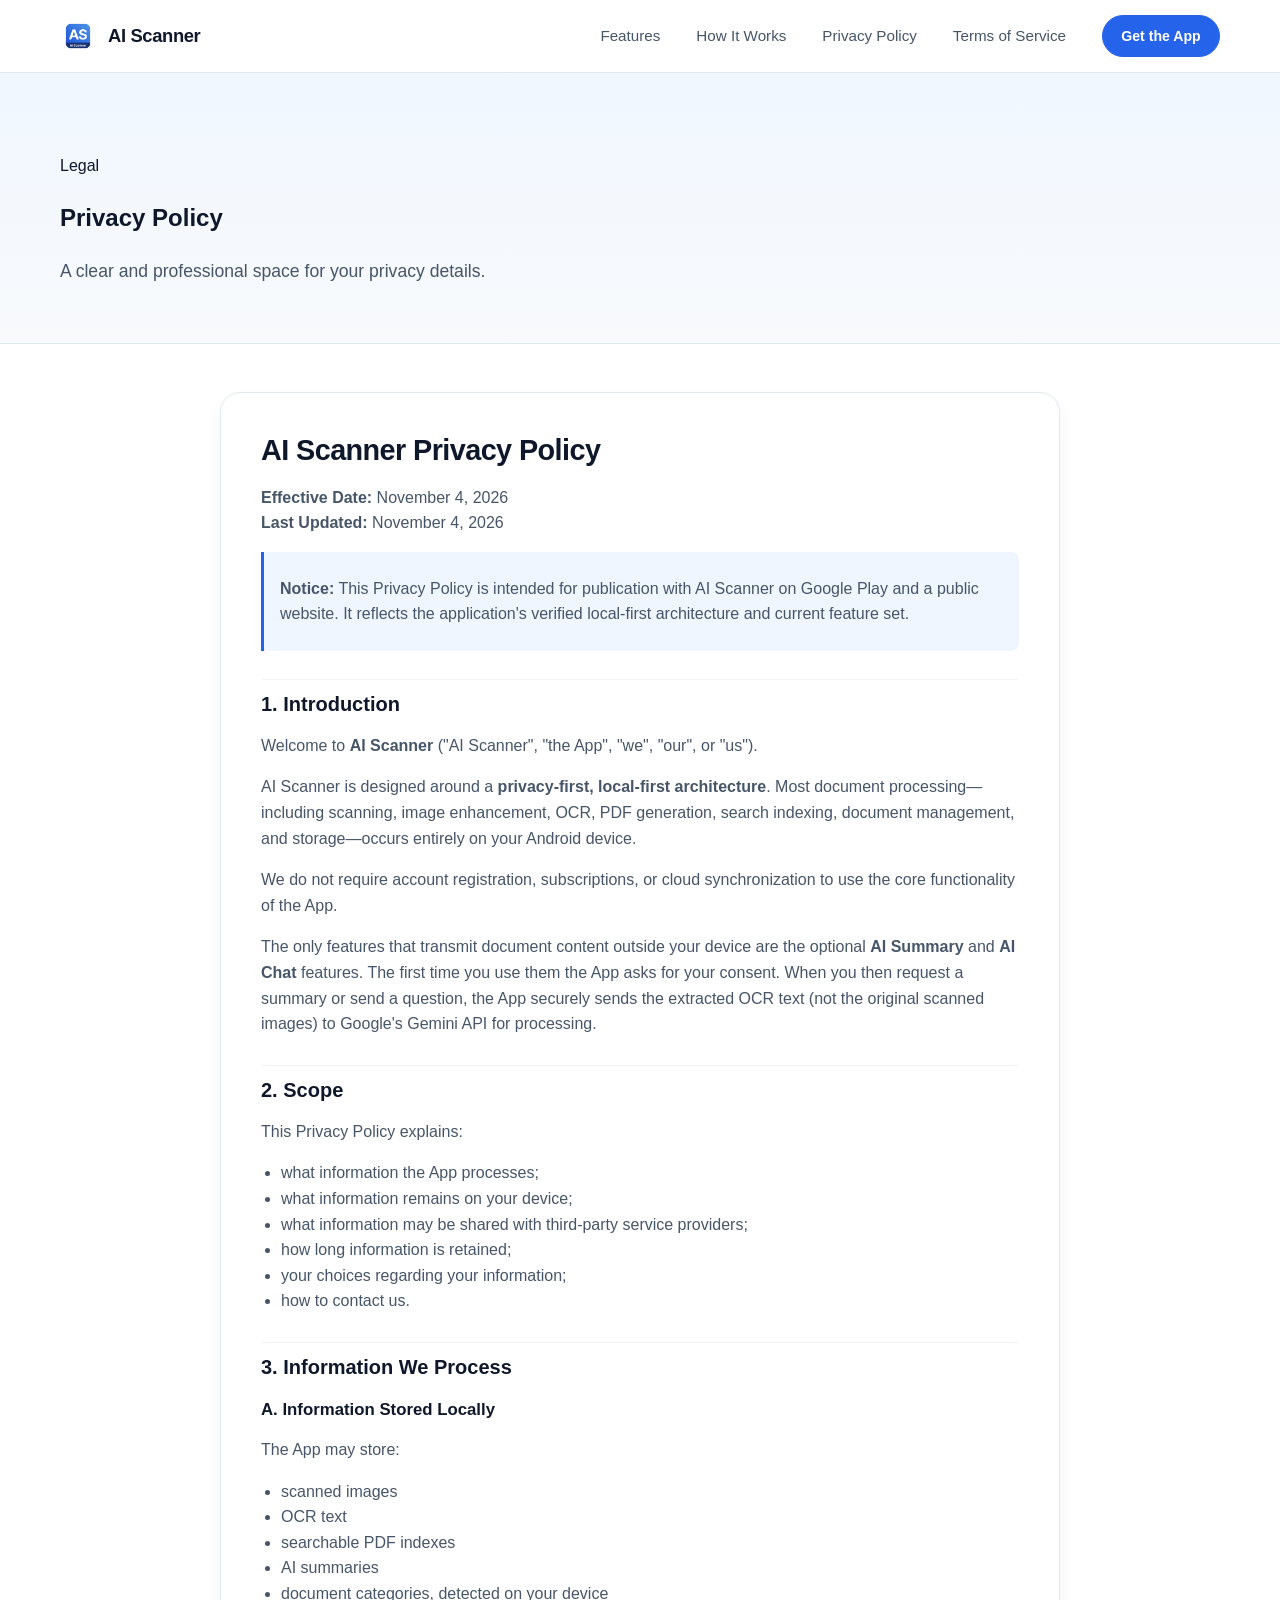
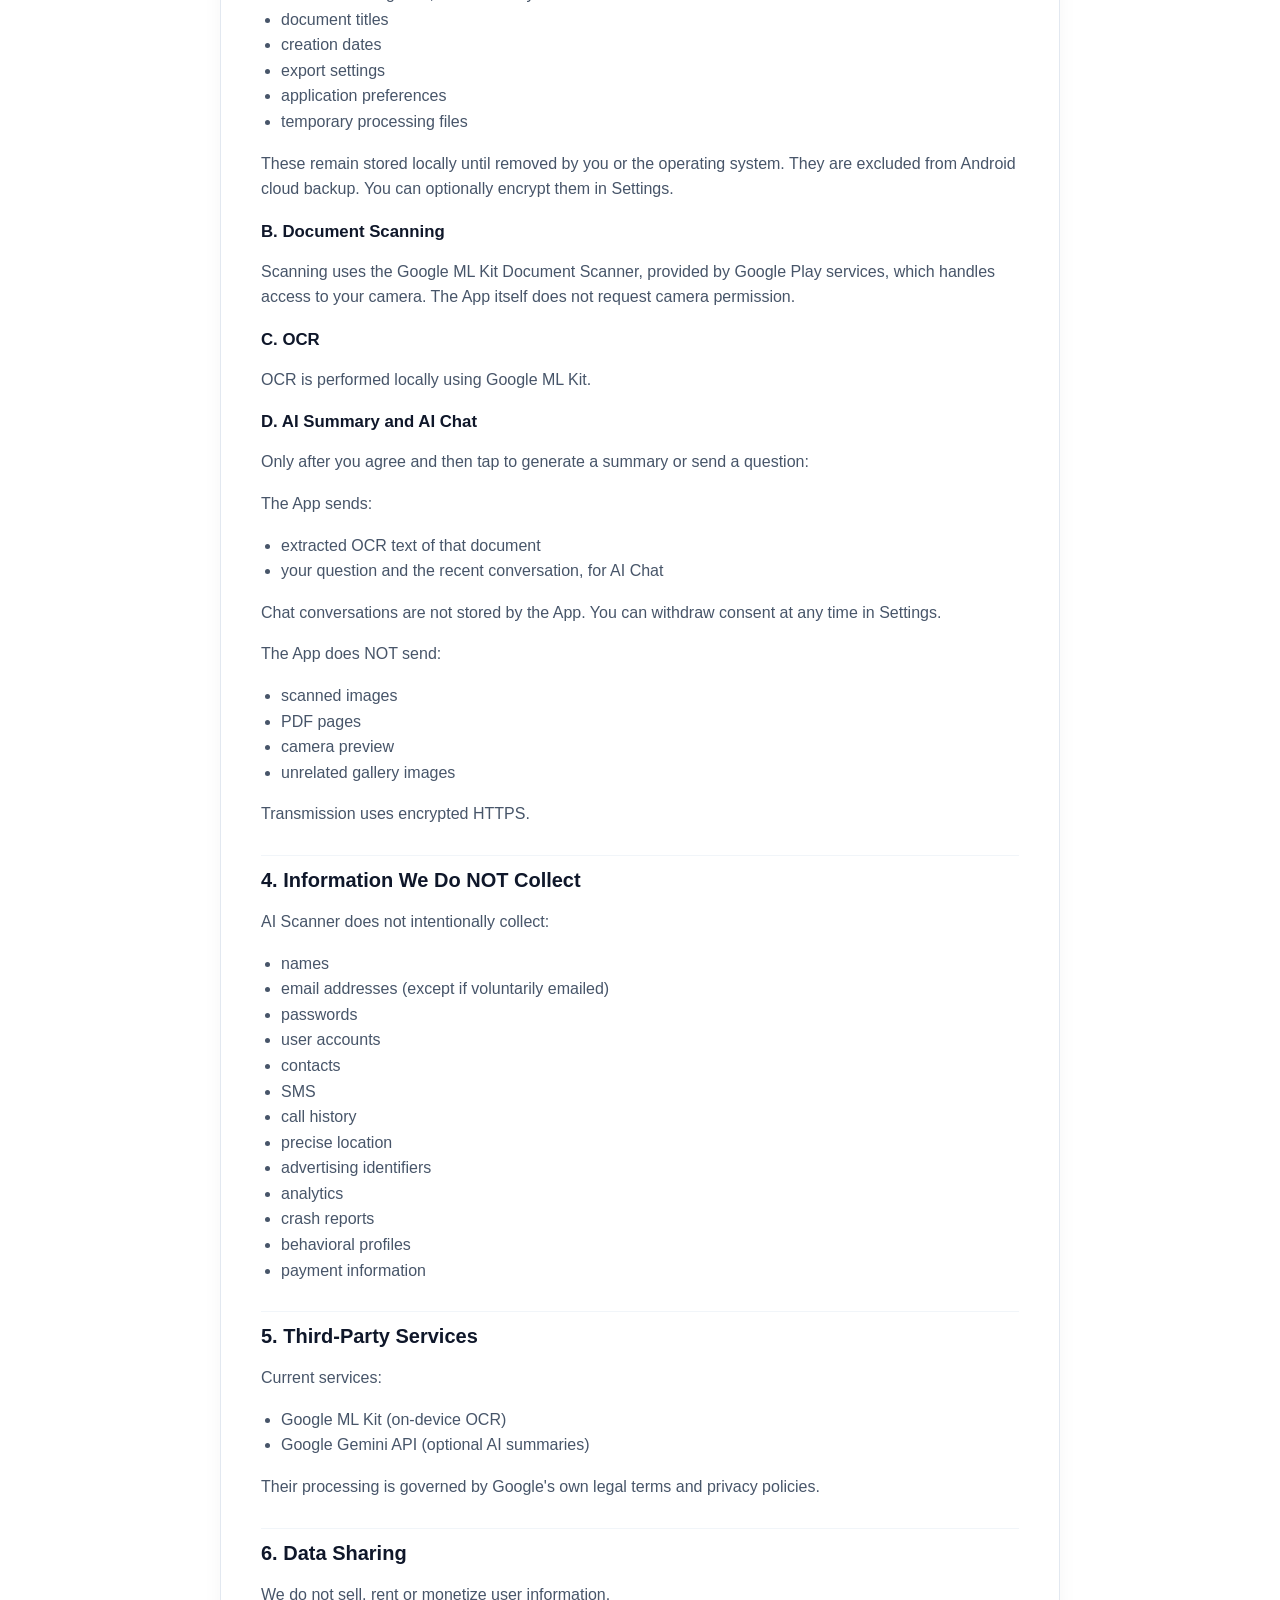
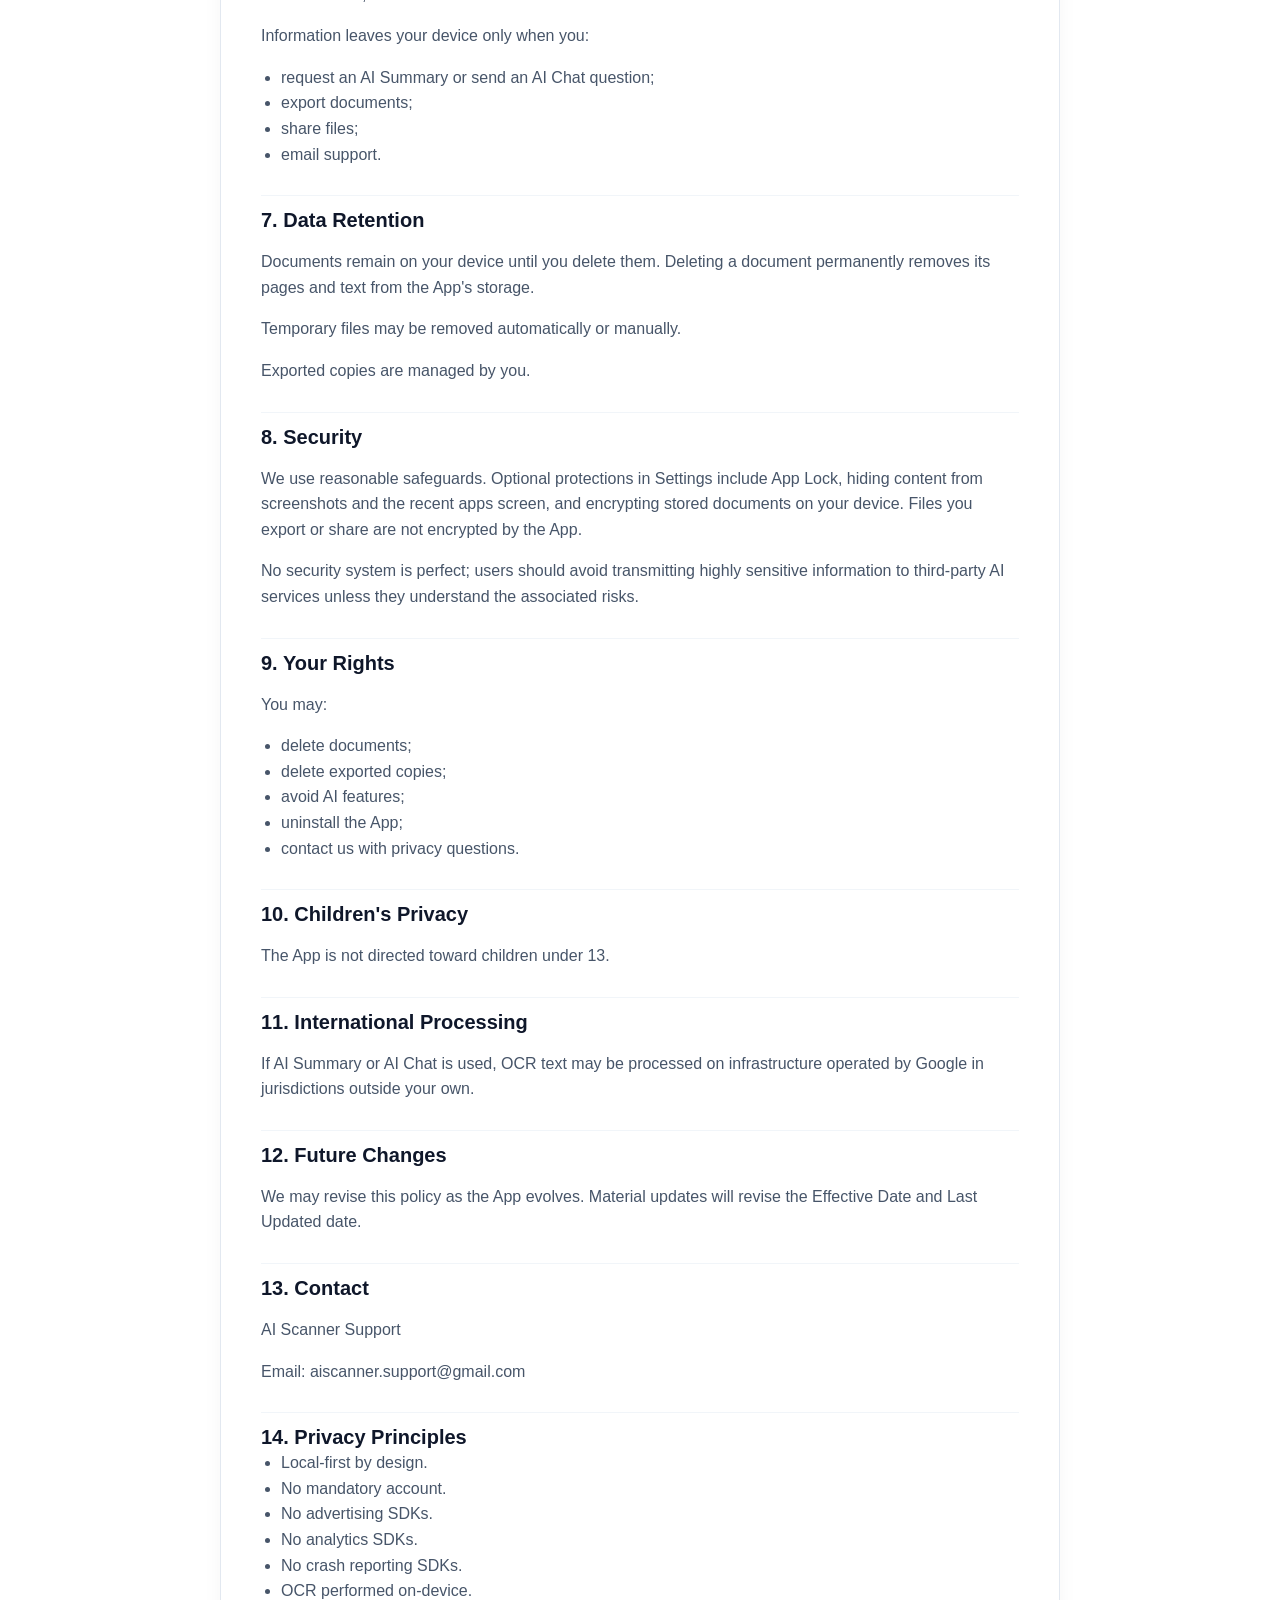
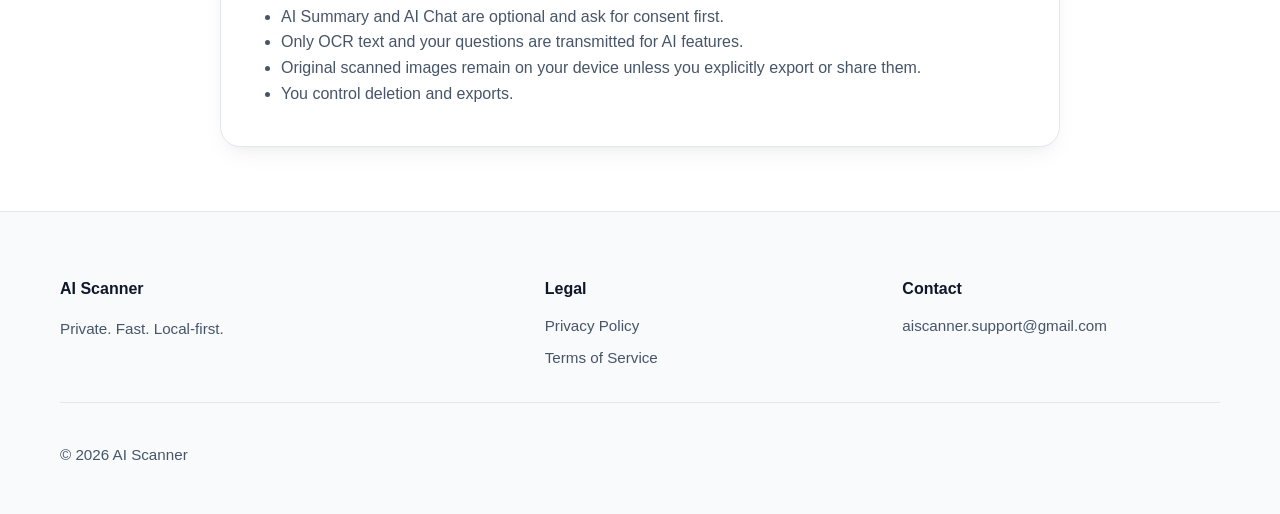
<file: privacy.html>
<!DOCTYPE html>
<html lang="en">
  <head>
    <meta charset="UTF-8" />
    <meta name="viewport" content="width=device-width, initial-scale=1.0" />
    <meta name="robots" content="index, follow" />
    <meta
      name="description"
      content="Official Privacy Policy for AI Scanner – PDF &amp; OCR Android application."
    />
    <title>Privacy Policy | AI Scanner</title>
    <link rel="canonical" href="https://kripa123456789.github.io/ai-scanner/privacy.html" />

    <!-- Open Graph Metadata -->
    <meta property="og:title" content="Privacy Policy | AI Scanner" />
    <meta property="og:description" content="Official Privacy Policy for AI Scanner – PDF &amp; OCR Android application." />
    <meta property="og:type" content="website" />
    <meta property="og:url" content="https://kripa123456789.github.io/ai-scanner/privacy.html" />
    <meta property="og:image" content="https://kripa123456789.github.io/ai-scanner/assets/images/marketing/banner.jpg" />

    <!-- Twitter Card Metadata -->
    <meta name="twitter:card" content="summary_large_image" />
    <meta name="twitter:title" content="Privacy Policy | AI Scanner" />
    <meta name="twitter:description" content="Official Privacy Policy for AI Scanner – PDF &amp; OCR Android application." />
    <meta name="twitter:image" content="https://kripa123456789.github.io/ai-scanner/assets/images/marketing/banner.jpg" />

    <!-- Favicon -->
    <link rel="icon" type="image/png" href="./assets/images/app-icon/app-icon.png" />
    <link rel="stylesheet" href="./style.css" />
  </head>
  <body>
    <header class="site-header" id="site-header">
      <nav class="nav container" aria-label="Main navigation">
        <a class="brand" href="./index.html" aria-label="AI Scanner Home">
          <div class="brand-icon-wrapper">
            <img 
              src="./assets/images/app-icon/app-icon.png" 
              alt="" 
              class="app-icon-img" 
              onerror="this.style.display='none'; this.nextElementSibling.style.display='flex';" 
            />
            <div class="app-icon-fallback" aria-hidden="true">
              <svg width="20" height="20" viewBox="0 0 24 24" fill="none" stroke="currentColor" stroke-width="2.2" stroke-linecap="round" stroke-linejoin="round">
                <path d="M3 7V5a2 2 0 0 1 2-2h2"></path>
                <path d="M17 3h2a2 2 0 0 1 2 2v2"></path>
                <path d="M21 17v2a2 2 0 0 1-2 2h-2"></path>
                <path d="M7 21H5a2 2 0 0 1-2-2v-2"></path>
                <line x1="7" y1="12" x2="17" y2="12"></line>
                <line x1="12" y1="7" x2="12" y2="17"></line>
              </svg>
            </div>
          </div>
          <span class="brand-text">AI Scanner</span>
        </a>

        <button 
          class="menu-toggle" 
          aria-label="Toggle navigation menu" 
          aria-expanded="false"
          aria-controls="primary-navigation"
        >
          <span class="hamburger-line"></span>
          <span class="hamburger-line"></span>
          <span class="hamburger-line"></span>
        </button>

        <div class="nav-menu" id="primary-navigation">
          <ul class="nav-links">
            <li><a href="./index.html#features">Features</a></li>
            <li><a href="./index.html#how-it-works">How It Works</a></li>
            <li><a href="./privacy.html">Privacy Policy</a></li>
            <li><a href="./terms.html">Terms of Service</a></li>
          </ul>
          <div class="nav-cta-wrapper">
            <a href="https://play.google.com/store/apps/details?id=com.ksapps.aiscanner" target="_blank" rel="noopener noreferrer" class="btn btn-nav">Get the App</a>
          </div>
        </div>
      </nav>
    </header>

    <main>
      <section class="page-hero">
        <div class="container">
          <p class="eyebrow">Legal</p>
          <h1>Privacy Policy</h1>
          <p class="page-subtitle">A clear and professional space for your privacy details.</p>
        </div>
      </section>

      <section class="container">
        <div class="card">
          <article>
            <h1>AI Scanner Privacy Policy</h1>
            <p><strong>Effective Date:</strong> November 4, 2026<br />
            <strong>Last Updated:</strong> November 4, 2026</p>

            <blockquote>
              <p><strong>Notice:</strong> This Privacy Policy is intended for publication with AI Scanner on Google Play and a public website. It reflects the application's verified local-first architecture and current feature set.</p>
            </blockquote>

            <h2>1. Introduction</h2>
            <p>Welcome to <strong>AI Scanner</strong> (&quot;AI Scanner&quot;, &quot;the App&quot;, &quot;we&quot;, &quot;our&quot;, or &quot;us&quot;).</p>
            <p>AI Scanner is designed around a <strong>privacy-first, local-first architecture</strong>. Most document processing—including scanning, image enhancement, OCR, PDF generation, search indexing, document management, and storage—occurs entirely on your Android device.</p>
            <p>We do not require account registration, subscriptions, or cloud synchronization to use the core functionality of the App.</p>
            <p>The only features that transmit document content outside your device are the optional <strong>AI Summary</strong> and <strong>AI Chat</strong> features. The first time you use them the App asks for your consent. When you then request a summary or send a question, the App securely sends the extracted OCR text (not the original scanned images) to Google's Gemini API for processing.</p>

            <h2>2. Scope</h2>
            <p>This Privacy Policy explains:</p>
            <ul>
              <li>what information the App processes;</li>
              <li>what information remains on your device;</li>
              <li>what information may be shared with third-party service providers;</li>
              <li>how long information is retained;</li>
              <li>your choices regarding your information;</li>
              <li>how to contact us.</li>
            </ul>

            <h2>3. Information We Process</h2>
            <h3>A. Information Stored Locally</h3>
            <p>The App may store:</p>
            <ul>
              <li>scanned images</li>
              <li>OCR text</li>
              <li>searchable PDF indexes</li>
              <li>AI summaries</li>
              <li>document categories, detected on your device</li>
              <li>document titles</li>
              <li>creation dates</li>
              <li>export settings</li>
              <li>application preferences</li>
              <li>temporary processing files</li>
            </ul>
            <p>These remain stored locally until removed by you or the operating system. They are excluded from Android cloud backup. You can optionally encrypt them in Settings.</p>

            <h3>B. Document Scanning</h3>
            <p>Scanning uses the Google ML Kit Document Scanner, provided by Google Play services, which handles access to your camera. The App itself does not request camera permission.</p>

            <h3>C. OCR</h3>
            <p>OCR is performed locally using Google ML Kit.</p>

            <h3>D. AI Summary and AI Chat</h3>
            <p>Only after you agree and then tap to generate a summary or send a question:</p>
            <p>The App sends:</p>
            <ul>
              <li>extracted OCR text of that document</li>
              <li>your question and the recent conversation, for AI Chat</li>
            </ul>
            <p>Chat conversations are not stored by the App. You can withdraw consent at any time in Settings.</p>
            <p>The App does NOT send:</p>
            <ul>
              <li>scanned images</li>
              <li>PDF pages</li>
              <li>camera preview</li>
              <li>unrelated gallery images</li>
            </ul>
            <p>Transmission uses encrypted HTTPS.</p>

            <h2>4. Information We Do NOT Collect</h2>
            <p>AI Scanner does not intentionally collect:</p>
            <ul>
              <li>names</li>
              <li>email addresses (except if voluntarily emailed)</li>
              <li>passwords</li>
              <li>user accounts</li>
              <li>contacts</li>
              <li>SMS</li>
              <li>call history</li>
              <li>precise location</li>
              <li>advertising identifiers</li>
              <li>analytics</li>
              <li>crash reports</li>
              <li>behavioral profiles</li>
              <li>payment information</li>
            </ul>

            <h2>5. Third-Party Services</h2>
            <p>Current services:</p>
            <ul>
              <li>Google ML Kit (on-device OCR)</li>
              <li>Google Gemini API (optional AI summaries)</li>
            </ul>
            <p>Their processing is governed by Google's own legal terms and privacy policies.</p>

            <h2>6. Data Sharing</h2>
            <p>We do not sell, rent or monetize user information.</p>
            <p>Information leaves your device only when you:</p>
            <ul>
              <li>request an AI Summary or send an AI Chat question;</li>
              <li>export documents;</li>
              <li>share files;</li>
              <li>email support.</li>
            </ul>

            <h2>7. Data Retention</h2>
            <p>Documents remain on your device until you delete them. Deleting a document permanently removes its pages and text from the App's storage.</p>
            <p>Temporary files may be removed automatically or manually.</p>
            <p>Exported copies are managed by you.</p>

            <h2>8. Security</h2>
            <p>We use reasonable safeguards. Optional protections in Settings include App Lock, hiding content from screenshots and the recent apps screen, and encrypting stored documents on your device. Files you export or share are not encrypted by the App.</p>
            <p>No security system is perfect; users should avoid transmitting highly sensitive information to third-party AI services unless they understand the associated risks.</p>

            <h2>9. Your Rights</h2>
            <p>You may:</p>
            <ul>
              <li>delete documents;</li>
              <li>delete exported copies;</li>
              <li>avoid AI features;</li>
              <li>uninstall the App;</li>
              <li>contact us with privacy questions.</li>
            </ul>

            <h2>10. Children's Privacy</h2>
            <p>The App is not directed toward children under 13.</p>

            <h2>11. International Processing</h2>
            <p>If AI Summary or AI Chat is used, OCR text may be processed on infrastructure operated by Google in jurisdictions outside your own.</p>

            <h2>12. Future Changes</h2>
            <p>We may revise this policy as the App evolves. Material updates will revise the Effective Date and Last Updated date.</p>

            <h2>13. Contact</h2>
            <p>AI Scanner Support</p>
            <p>Email: aiscanner.support@gmail.com</p>

            <h2>14. Privacy Principles</h2>
            <ul>
              <li>Local-first by design.</li>
              <li>No mandatory account.</li>
              <li>No advertising SDKs.</li>
              <li>No analytics SDKs.</li>
              <li>No crash reporting SDKs.</li>
              <li>OCR performed on-device.</li>
              <li>AI Summary and AI Chat are optional and ask for consent first.</li>
              <li>Only OCR text and your questions are transmitted for AI features.</li>
              <li>Original scanned images remain on your device unless you explicitly export or share them.</li>
              <li>You control deletion and exports.</li>
            </ul>
          </article>
        </div>
      </section>
    </main>

    <footer class="site-footer">
      <div class="container footer-content">
        <div>
          <h2>AI Scanner</h2>
          <p>Private. Fast. Local-first.</p>
        </div>
        <div>
          <h3>Legal</h3>
          <ul>
            <li><a href="./privacy.html">Privacy Policy</a></li>
            <li><a href="./terms.html">Terms of Service</a></li>
          </ul>
        </div>
        <div>
          <h3>Contact</h3>
          <ul>
            <li><a href="mailto:aiscanner.support@gmail.com">aiscanner.support@gmail.com</a></li>
          </ul>
        </div>
      </div>
      <div class="container footer-bottom">
        <p>© 2026 AI Scanner</p>
      </div>
    </footer>

    <script src="./script.js"></script>
  </body>
</html>
</file>
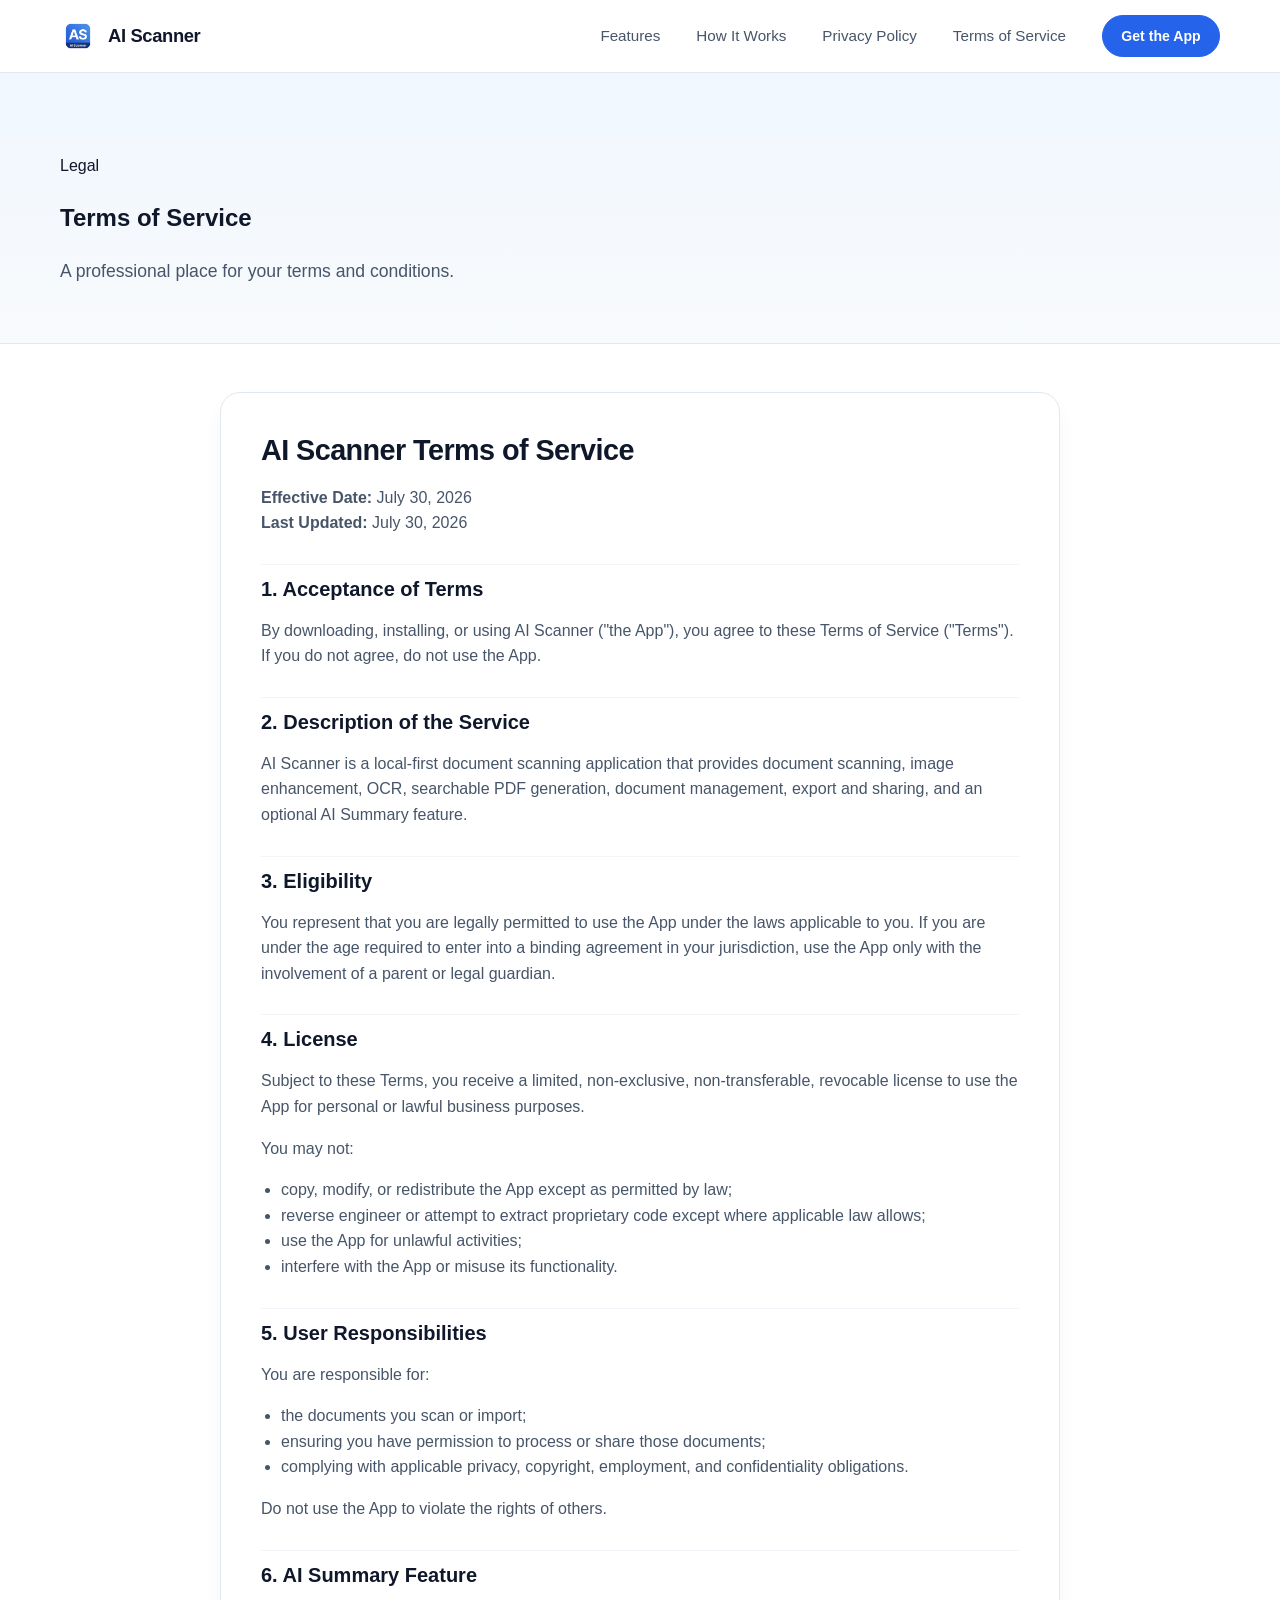
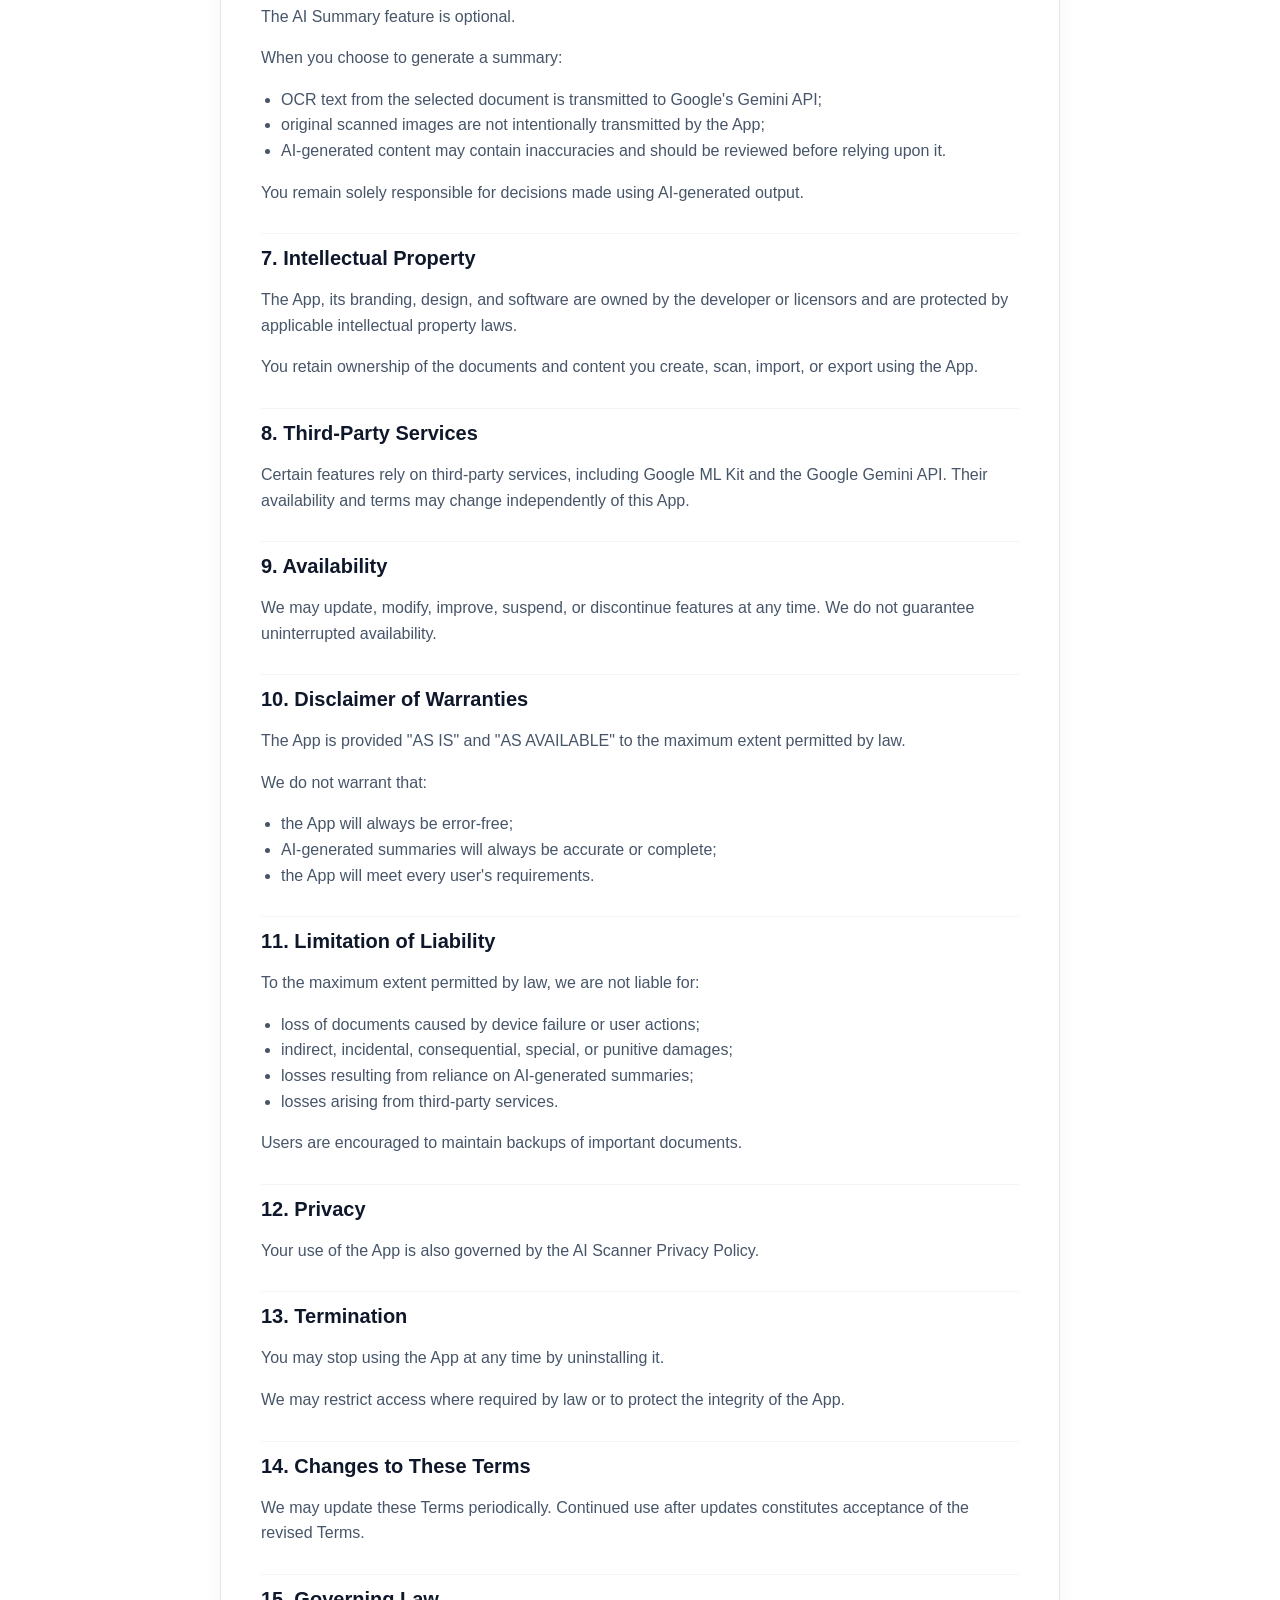
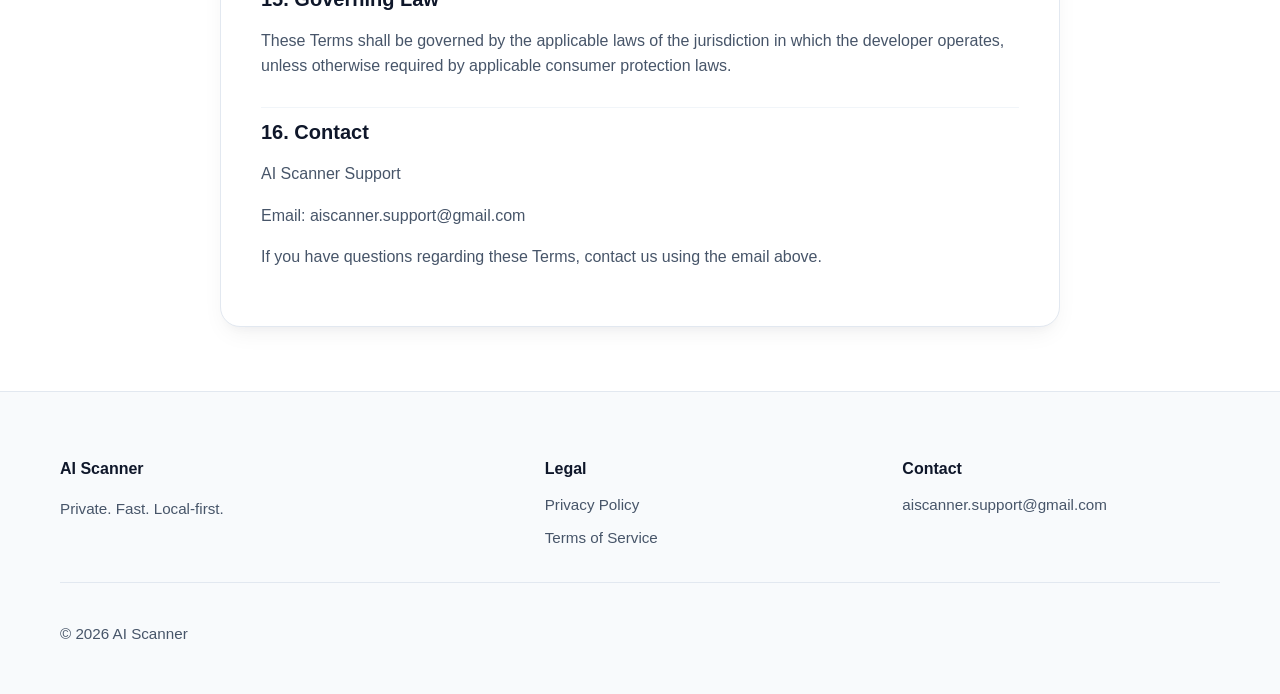
<file: terms.html>
<!DOCTYPE html>
<html lang="en">
  <head>
    <meta charset="UTF-8" />
    <meta name="viewport" content="width=device-width, initial-scale=1.0" />
    <meta name="robots" content="index, follow" />
    <meta
      name="description"
      content="Terms of Service for AI Scanner – PDF &amp; OCR Android application."
    />
    <title>Terms of Service | AI Scanner</title>
    <link rel="canonical" href="https://kripa123456789.github.io/ai-scanner/terms.html" />

    <!-- Open Graph Metadata -->
    <meta property="og:title" content="Terms of Service | AI Scanner" />
    <meta property="og:description" content="Terms of Service for AI Scanner – PDF &amp; OCR Android application." />
    <meta property="og:type" content="website" />
    <meta property="og:url" content="https://kripa123456789.github.io/ai-scanner/terms.html" />
    <meta property="og:image" content="https://kripa123456789.github.io/ai-scanner/assets/images/marketing/banner.jpg" />

    <!-- Twitter Card Metadata -->
    <meta name="twitter:card" content="summary_large_image" />
    <meta name="twitter:title" content="Terms of Service | AI Scanner" />
    <meta name="twitter:description" content="Terms of Service for AI Scanner – PDF &amp; OCR Android application." />
    <meta name="twitter:image" content="https://kripa123456789.github.io/ai-scanner/assets/images/marketing/banner.jpg" />

    <!-- Favicon -->
    <link rel="icon" type="image/png" href="./assets/images/app-icon/app-icon.png" />
    <link rel="stylesheet" href="./style.css" />
  </head>
  <body>
    <header class="site-header" id="site-header">
      <nav class="nav container" aria-label="Main navigation">
        <a class="brand" href="./index.html" aria-label="AI Scanner Home">
          <div class="brand-icon-wrapper">
            <img 
              src="./assets/images/app-icon/app-icon.png" 
              alt="" 
              class="app-icon-img" 
              onerror="this.style.display='none'; this.nextElementSibling.style.display='flex';" 
            />
            <div class="app-icon-fallback" aria-hidden="true">
              <svg width="20" height="20" viewBox="0 0 24 24" fill="none" stroke="currentColor" stroke-width="2.2" stroke-linecap="round" stroke-linejoin="round">
                <path d="M3 7V5a2 2 0 0 1 2-2h2"></path>
                <path d="M17 3h2a2 2 0 0 1 2 2v2"></path>
                <path d="M21 17v2a2 2 0 0 1-2 2h-2"></path>
                <path d="M7 21H5a2 2 0 0 1-2-2v-2"></path>
                <line x1="7" y1="12" x2="17" y2="12"></line>
                <line x1="12" y1="7" x2="12" y2="17"></line>
              </svg>
            </div>
          </div>
          <span class="brand-text">AI Scanner</span>
        </a>

        <button 
          class="menu-toggle" 
          aria-label="Toggle navigation menu" 
          aria-expanded="false"
          aria-controls="primary-navigation"
        >
          <span class="hamburger-line"></span>
          <span class="hamburger-line"></span>
          <span class="hamburger-line"></span>
        </button>

        <div class="nav-menu" id="primary-navigation">
          <ul class="nav-links">
            <li><a href="./index.html#features">Features</a></li>
            <li><a href="./index.html#how-it-works">How It Works</a></li>
            <li><a href="./privacy.html">Privacy Policy</a></li>
            <li><a href="./terms.html">Terms of Service</a></li>
          </ul>
          <div class="nav-cta-wrapper">
            <a href="https://play.google.com/store/apps/details?id=com.ksapps.aiscanner" target="_blank" rel="noopener noreferrer" class="btn btn-nav">Get the App</a>
          </div>
        </div>
      </nav>
    </header>

    <main>
      <section class="page-hero">
        <div class="container">
          <p class="eyebrow">Legal</p>
          <h1>Terms of Service</h1>
          <p class="page-subtitle">A professional place for your terms and conditions.</p>
        </div>
      </section>

      <section class="container">
        <div class="card">
          <article>
            <h1>AI Scanner Terms of Service</h1>
            <p><strong>Effective Date:</strong> July 30, 2026<br />
            <strong>Last Updated:</strong> July 30, 2026</p>

            <h2>1. Acceptance of Terms</h2>
            <p>By downloading, installing, or using AI Scanner (&quot;the App&quot;), you agree to these Terms of Service (&quot;Terms&quot;). If you do not agree, do not use the App.</p>

            <h2>2. Description of the Service</h2>
            <p>AI Scanner is a local-first document scanning application that provides document scanning, image enhancement, OCR, searchable PDF generation, document management, export and sharing, and an optional AI Summary feature.</p>

            <h2>3. Eligibility</h2>
            <p>You represent that you are legally permitted to use the App under the laws applicable to you. If you are under the age required to enter into a binding agreement in your jurisdiction, use the App only with the involvement of a parent or legal guardian.</p>

            <h2>4. License</h2>
            <p>Subject to these Terms, you receive a limited, non-exclusive, non-transferable, revocable license to use the App for personal or lawful business purposes.</p>
            <p>You may not:</p>
            <ul>
              <li>copy, modify, or redistribute the App except as permitted by law;</li>
              <li>reverse engineer or attempt to extract proprietary code except where applicable law allows;</li>
              <li>use the App for unlawful activities;</li>
              <li>interfere with the App or misuse its functionality.</li>
            </ul>

            <h2>5. User Responsibilities</h2>
            <p>You are responsible for:</p>
            <ul>
              <li>the documents you scan or import;</li>
              <li>ensuring you have permission to process or share those documents;</li>
              <li>complying with applicable privacy, copyright, employment, and confidentiality obligations.</li>
            </ul>
            <p>Do not use the App to violate the rights of others.</p>

            <h2>6. AI Summary Feature</h2>
            <p>The AI Summary feature is optional.</p>
            <p>When you choose to generate a summary:</p>
            <ul>
              <li>OCR text from the selected document is transmitted to Google's Gemini API;</li>
              <li>original scanned images are not intentionally transmitted by the App;</li>
              <li>AI-generated content may contain inaccuracies and should be reviewed before relying upon it.</li>
            </ul>
            <p>You remain solely responsible for decisions made using AI-generated output.</p>

            <h2>7. Intellectual Property</h2>
            <p>The App, its branding, design, and software are owned by the developer or licensors and are protected by applicable intellectual property laws.</p>
            <p>You retain ownership of the documents and content you create, scan, import, or export using the App.</p>

            <h2>8. Third-Party Services</h2>
            <p>Certain features rely on third-party services, including Google ML Kit and the Google Gemini API. Their availability and terms may change independently of this App.</p>

            <h2>9. Availability</h2>
            <p>We may update, modify, improve, suspend, or discontinue features at any time. We do not guarantee uninterrupted availability.</p>

            <h2>10. Disclaimer of Warranties</h2>
            <p>The App is provided &quot;AS IS&quot; and &quot;AS AVAILABLE&quot; to the maximum extent permitted by law.</p>
            <p>We do not warrant that:</p>
            <ul>
              <li>the App will always be error-free;</li>
              <li>AI-generated summaries will always be accurate or complete;</li>
              <li>the App will meet every user's requirements.</li>
            </ul>

            <h2>11. Limitation of Liability</h2>
            <p>To the maximum extent permitted by law, we are not liable for:</p>
            <ul>
              <li>loss of documents caused by device failure or user actions;</li>
              <li>indirect, incidental, consequential, special, or punitive damages;</li>
              <li>losses resulting from reliance on AI-generated summaries;</li>
              <li>losses arising from third-party services.</li>
            </ul>
            <p>Users are encouraged to maintain backups of important documents.</p>

            <h2>12. Privacy</h2>
            <p>Your use of the App is also governed by the AI Scanner Privacy Policy.</p>

            <h2>13. Termination</h2>
            <p>You may stop using the App at any time by uninstalling it.</p>
            <p>We may restrict access where required by law or to protect the integrity of the App.</p>

            <h2>14. Changes to These Terms</h2>
            <p>We may update these Terms periodically. Continued use after updates constitutes acceptance of the revised Terms.</p>

            <h2>15. Governing Law</h2>
            <p>These Terms shall be governed by the applicable laws of the jurisdiction in which the developer operates, unless otherwise required by applicable consumer protection laws.</p>

            <h2>16. Contact</h2>
            <p>AI Scanner Support</p>
            <p>Email: aiscanner.support@gmail.com</p>
            <p>If you have questions regarding these Terms, contact us using the email above.</p>
          </article>
        </div>
      </section>
    </main>

    <footer class="site-footer">
      <div class="container footer-content">
        <div>
          <h2>AI Scanner</h2>
          <p>Private. Fast. Local-first.</p>
        </div>
        <div>
          <h3>Legal</h3>
          <ul>
            <li><a href="./privacy.html">Privacy Policy</a></li>
            <li><a href="./terms.html">Terms of Service</a></li>
          </ul>
        </div>
        <div>
          <h3>Contact</h3>
          <ul>
            <li><a href="mailto:aiscanner.support@gmail.com">aiscanner.support@gmail.com</a></li>
          </ul>
        </div>
      </div>
      <div class="container footer-bottom">
        <p>© 2026 AI Scanner</p>
      </div>
    </footer>

    <script src="./script.js"></script>
  </body>
</html>
</file>
<file: style.css>
:root {
  /* AI Scanner Source of Truth Brand Colors */
  --primary: #2563EB;
  --primary-hover: #1D4ED8;
  --primary-light: #EFF6FF;
  --primary-border: #BFDBFE;
  --primary-glow: rgba(37, 99, 235, 0.15);
  
  /* Neutral Slate Palette */
  --text: #0F172A;
  --secondary-text: #475569;
  --muted-text: #64748B;
  
  /* Surfaces */
  --background: #FFFFFF;
  --secondary-background: #F8FAFC;
  --hero-background: linear-gradient(180deg, #F0F7FF 0%, #F8FAFC 100%);
  --border: #E2E8F0;
  --border-light: #F1F5F9;
  
  /* Elevative Shadows */
  --shadow-sm: 0 1px 3px rgba(15, 23, 42, 0.05);
  --shadow: 0 10px 25px -5px rgba(15, 23, 42, 0.06), 0 8px 10px -6px rgba(15, 23, 42, 0.03);
  --shadow-hero: 0 20px 35px -10px rgba(37, 99, 235, 0.12), 0 10px 15px -5px rgba(15, 23, 42, 0.04);

  /* Spacing & Layout */
  --radius-sm: 8px;
  --radius-md: 12px;
  --radius-lg: 20px;
  --radius-pill: 999px;
  --nav-height: 72px;
}

* {
  box-sizing: border-box;
}

html {
  scroll-behavior: smooth;
}

body {
  margin: 0;
  font-family: Inter, -apple-system, BlinkMacSystemFont, "Segoe UI", Roboto, Helvetica, Arial, sans-serif;
  color: var(--text);
  background: var(--background);
  line-height: 1.6;
  -webkit-font-smoothing: antialiased;
}

a {
  color: inherit;
  text-decoration: none;
}

img {
  max-width: 100%;
  height: auto;
  display: block;
}

.container {
  width: min(1160px, calc(100% - 2.5rem));
  margin: 0 auto;
}

/* ==========================================================================
   STICKY NAVIGATION
   ========================================================================== */

.site-header {
  position: sticky;
  top: 0;
  z-index: 100;
  background: rgba(255, 255, 255, 0.85);
  backdrop-filter: blur(12px);
  -webkit-backdrop-filter: blur(12px);
  border-bottom: 1px solid var(--border);
  transition: box-shadow 0.3s ease, background 0.3s ease;
}

.site-header.scrolled {
  box-shadow: var(--shadow-sm);
  background: rgba(255, 255, 255, 0.95);
}

.nav {
  display: flex;
  align-items: center;
  justify-content: space-between;
  min-height: var(--nav-height);
  padding: 0.5rem 0;
}

.brand {
  display: inline-flex;
  align-items: center;
  gap: 0.75rem;
  font-size: 1.15rem;
  font-weight: 700;
  letter-spacing: -0.02em;
  color: var(--text);
  transition: opacity 0.2s ease;
}

.brand:hover {
  opacity: 0.9;
}

.brand-icon-wrapper {
  width: 36px;
  height: 36px;
  flex: 0 0 36px;
  border-radius: var(--radius-sm);
  overflow: hidden;
  display: flex;
  align-items: center;
  justify-content: center;
}

.app-icon-img {
  width: 100%;
  height: 100%;
  object-fit: contain;
  display: block;
}

.app-icon-fallback {
  display: none;
  align-items: center;
  justify-content: center;
  color: var(--primary);
  width: 100%;
  height: 100%;
  background: var(--primary-light);
  border: 1px solid var(--primary-border);
  border-radius: var(--radius-sm);
}

.brand-text {
  font-weight: 700;
  color: var(--text);
}

.nav-menu {
  display: flex;
  align-items: center;
  gap: 2rem;
}

.nav-links {
  display: flex;
  align-items: center;
  gap: 1.75rem;
  list-style: none;
  margin: 0;
  padding: 0;
}

.nav-links a {
  color: var(--secondary-text);
  font-weight: 500;
  font-size: 0.95rem;
  padding: 0.5rem 0.25rem;
  transition: color 0.2s ease;
  position: relative;
}

.nav-links a:hover,
.nav-links a:focus-visible {
  color: var(--primary);
}

.menu-toggle {
  display: none;
  flex-direction: column;
  justify-content: center;
  align-items: center;
  gap: 5px;
  background: transparent;
  border: 1px solid var(--border);
  border-radius: var(--radius-sm);
  padding: 0.6rem;
  cursor: pointer;
  width: 42px;
  height: 42px;
  transition: background-color 0.2s ease;
}

.menu-toggle:hover {
  background: var(--secondary-background);
}

.hamburger-line {
  width: 20px;
  height: 2px;
  background: var(--text);
  border-radius: 999px;
  transition: transform 0.25s ease, opacity 0.25s ease;
}

/* Menu Toggle Active State (X transformation) */
.menu-toggle[aria-expanded="true"] .hamburger-line:nth-child(1) {
  transform: translateY(7px) rotate(45deg);
}

.menu-toggle[aria-expanded="true"] .hamburger-line:nth-child(2) {
  opacity: 0;
}

.menu-toggle[aria-expanded="true"] .hamburger-line:nth-child(3) {
  transform: translateY(-7px) rotate(-45deg);
}

/* ==========================================================================
   HERO SECTION
   ========================================================================== */

.hero-section {
  padding: 5rem 0 5.5rem;
  background: var(--hero-background);
  border-bottom: 1px solid var(--border);
  position: relative;
  overflow: hidden;
}

.hero-container {
  display: grid;
  grid-template-columns: 1fr 1fr;
  gap: 3.5rem;
  align-items: center;
}

/* Left Column: Text & CTAs */
.hero-text-col {
  display: flex;
  flex-direction: column;
  align-items: flex-start;
}

.eyebrow-badge {
  display: inline-flex;
  align-items: center;
  gap: 0.45rem;
  margin-bottom: 1.25rem;
  padding: 0.4rem 0.85rem;
  border-radius: var(--radius-pill);
  background: var(--primary-light);
  border: 1px solid var(--primary-border);
  color: var(--primary);
  font-size: 0.8rem;
  font-weight: 700;
  letter-spacing: 0.06em;
  text-transform: uppercase;
}

.badge-icon {
  fill: currentColor;
}

.hero-headline {
  margin: 0 0 1.25rem;
  font-size: clamp(2.4rem, 4vw, 3.4rem);
  font-weight: 800;
  line-height: 1.12;
  letter-spacing: -0.035em;
  color: var(--text);
}

.hero-subtitle {
  margin: 0 0 2.25rem;
  font-size: 1.15rem;
  line-height: 1.6;
  color: var(--secondary-text);
  max-width: 540px;
}

.hero-actions {
  display: flex;
  align-items: center;
  gap: 1rem;
  flex-wrap: wrap;
  margin-bottom: 2.25rem;
}

.btn {
  display: inline-flex;
  align-items: center;
  justify-content: center;
  gap: 0.6rem;
  padding: 0.85rem 1.4rem;
  border-radius: var(--radius-pill);
  font-size: 0.95rem;
  font-weight: 600;
  min-height: 48px;
  transition: transform 0.2s ease, box-shadow 0.2s ease, background-color 0.2s ease, border-color 0.2s ease;
  cursor: pointer;
  white-space: nowrap;
}

.btn:hover,
.btn:focus-visible {
  transform: translateY(-1px);
}

.btn-primary {
  background: var(--primary);
  color: #FFFFFF;
  border: 1px solid var(--primary);
  box-shadow: 0 4px 14px rgba(37, 99, 235, 0.25);
}

.btn-primary:hover,
.btn-primary:focus-visible {
  background: var(--primary-hover);
  border-color: var(--primary-hover);
  box-shadow: 0 6px 20px rgba(37, 99, 235, 0.35);
}

.btn-secondary {
  background: var(--background);
  color: var(--text);
  border: 1px solid var(--border);
  box-shadow: var(--shadow-sm);
}

.btn-secondary:hover,
.btn-secondary:focus-visible {
  background: var(--secondary-background);
  border-color: #CBD5E1;
  color: var(--text);
}

.btn-nav {
  padding: 0.55rem 1.15rem;
  min-height: 38px;
  font-size: 0.88rem;
  background: var(--primary);
  color: #FFFFFF;
  border: 1px solid var(--primary);
  border-radius: var(--radius-pill);
}

.btn-nav:hover {
  background: var(--primary-hover);
  border-color: var(--primary-hover);
}

.btn-icon {
  flex-shrink: 0;
}

.capability-row {
  display: flex;
  align-items: center;
  gap: 0.6rem;
  flex-wrap: wrap;
  color: var(--muted-text);
  font-size: 0.88rem;
  font-weight: 500;
}

.capability-item {
  color: var(--secondary-text);
}

.capability-dot {
  color: #94A3B8;
  font-size: 0.75rem;
}

/* Right Column: Hero Visual Graphic */
.hero-visual-col {
  position: relative;
  display: flex;
  justify-content: center;
  align-items: center;
}

.visual-composition {
  position: relative;
  width: 100%;
  max-width: 460px;
}

.ambient-glow {
  position: absolute;
  top: 50%;
  left: 50%;
  transform: translate(-50%, -50%);
  width: 115%;
  height: 115%;
  background: radial-gradient(circle, var(--primary-glow) 0%, rgba(255, 255, 255, 0) 70%);
  pointer-events: none;
  z-index: 0;
}

.hero-graphic-card {
  position: relative;
  z-index: 1;
  border-radius: var(--radius-lg);
  overflow: hidden;
  background: var(--background);
  border: 1px solid var(--border);
  box-shadow: var(--shadow-hero);
  display: flex;
  align-items: center;
  justify-content: center;
  transition: transform 0.3s ease, box-shadow 0.3s ease;
}

.hero-graphic-img {
  width: 100%;
  height: auto;
  object-fit: contain;
  display: block;
}

.graphic-fallback-box {
  display: none;
  flex-direction: column;
  align-items: center;
  justify-content: center;
  padding: 3rem 2rem;
  text-align: center;
  width: 100%;
  aspect-ratio: 9 / 16;
  background: linear-gradient(145deg, #FFFFFF 0%, #F0F7FF 100%);
  gap: 1rem;
}

.fallback-badge {
  font-size: 0.85rem;
  font-weight: 800;
  color: var(--primary);
  background: var(--primary-light);
  border: 1px solid var(--primary-border);
  padding: 0.35rem 0.85rem;
  border-radius: var(--radius-pill);
}

.fallback-desc {
  font-size: 0.85rem;
  color: var(--secondary-text);
}
/* ==========================================================================
   CORE FEATURES SECTION
   ========================================================================== */

.features-section {
  padding: 5.5rem 0;
  background: var(--background);
  border-bottom: 1px solid var(--border-light);
}

.section-header {
  text-align: center;
  max-width: 680px;
  margin: 0 auto 3.5rem;
}

.section-title {
  margin: 0.75rem 0 1rem;
  font-size: clamp(1.8rem, 3vw, 2.4rem);
  font-weight: 800;
  line-height: 1.2;
  letter-spacing: -0.025em;
  color: var(--text);
}

.section-subtitle {
  margin: 0;
  font-size: 1.1rem;
  line-height: 1.6;
  color: var(--secondary-text);
}

.features-grid {
  display: grid;
  grid-template-columns: repeat(4, 1fr);
  gap: 1.5rem;
  align-items: stretch;
}

.feature-card {
  position: relative;
  background: var(--background);
  border: 1px solid var(--border);
  border-radius: var(--radius-lg);
  padding: 2rem 1.6rem 1.6rem;
  display: flex;
  flex-direction: column;
  align-items: flex-start;
  transition: transform 0.25s ease, box-shadow 0.25s ease, border-color 0.25s ease;
}

.feature-card:hover {
  transform: translateY(-3px);
  border-color: var(--primary-border);
  box-shadow: var(--shadow);
}

/* Subtle visual emphasis for Card #3 (AI Document Intelligence) */
.feature-card-featured {
  background: linear-gradient(180deg, #FFFFFF 0%, #F8FAFC 100%);
  border-color: rgba(37, 99, 235, 0.35);
  box-shadow: 0 4px 20px rgba(37, 99, 235, 0.06);
}

.feature-card-featured:hover {
  border-color: var(--primary);
  box-shadow: 0 10px 25px rgba(37, 99, 235, 0.12);
}

.card-header-badge {
  position: absolute;
  top: 1.2rem;
  right: 1.2rem;
}

.ai-badge {
  display: inline-block;
  padding: 0.2rem 0.55rem;
  font-size: 0.7rem;
  font-weight: 700;
  letter-spacing: 0.05em;
  text-transform: uppercase;
  color: var(--primary);
  background: var(--primary-light);
  border: 1px solid var(--primary-border);
  border-radius: var(--radius-pill);
}

.card-icon-box {
  width: 48px;
  height: 48px;
  border-radius: var(--radius-md);
  background: var(--primary-light);
  color: var(--primary);
  display: flex;
  align-items: center;
  justify-content: center;
  margin-bottom: 1.25rem;
  border: 1px solid var(--primary-border);
  flex-shrink: 0;
}

.card-icon-ai {
  background: rgba(37, 99, 235, 0.12);
  color: var(--primary-hover);
}

.card-title {
  margin: 0 0 0.6rem;
  font-size: 1.15rem;
  font-weight: 700;
  color: var(--text);
  line-height: 1.3;
}

.card-desc {
  margin: 0 0 1.5rem;
  font-size: 0.95rem;
  line-height: 1.55;
  color: var(--secondary-text);
  flex-grow: 1;
}

.card-tag {
  display: inline-block;
  font-size: 0.78rem;
  font-weight: 600;
  color: var(--muted-text);
  background: var(--secondary-background);
  padding: 0.25rem 0.6rem;
  border-radius: var(--radius-sm);
  border: 1px solid var(--border-light);
}

.card-tag-ai {
  color: var(--primary);
  background: var(--primary-light);
  border-color: var(--primary-border);
}

/* ==========================================================================
   HOW IT WORKS SECTION
   ========================================================================== */

.how-it-works-section {
  padding: 5.5rem 0;
  background: linear-gradient(180deg, #F8FAFC 0%, #F0F7FF 100%);
  border-bottom: 1px solid var(--border-light);
  position: relative;
}

.workflow-grid {
  display: grid;
  grid-template-columns: repeat(4, 1fr);
  gap: 1.5rem;
  position: relative;
}

.workflow-card {
  position: relative;
  background: var(--background);
  border: 1px solid var(--border);
  border-radius: var(--radius-lg);
  padding: 2rem 1.6rem 1.75rem;
  display: flex;
  flex-direction: column;
  align-items: flex-start;
  box-shadow: var(--shadow-sm);
  transition: transform 0.25s ease, box-shadow 0.25s ease, border-color 0.25s ease;
  z-index: 1;
}

.workflow-card:hover {
  transform: translateY(-3px);
  border-color: var(--primary-border);
  box-shadow: var(--shadow);
}

.workflow-card-ai {
  background: linear-gradient(180deg, #FFFFFF 0%, #F0F7FF 100%);
  border-color: rgba(37, 99, 235, 0.35);
  box-shadow: 0 4px 20px rgba(37, 99, 235, 0.08);
}

.workflow-card-ai:hover {
  border-color: var(--primary);
  box-shadow: 0 10px 25px rgba(37, 99, 235, 0.14);
}

.workflow-header {
  display: flex;
  align-items: center;
  justify-content: space-between;
  width: 100%;
  margin-bottom: 1.25rem;
}

.step-badge {
  font-size: 0.88rem;
  font-weight: 800;
  color: var(--primary);
  background: var(--primary-light);
  border: 1px solid var(--primary-border);
  padding: 0.25rem 0.65rem;
  border-radius: var(--radius-pill);
  letter-spacing: 0.04em;
}

.step-badge-ai {
  color: #FFFFFF;
  background: var(--primary);
  border-color: var(--primary);
}

.workflow-icon-box {
  width: 44px;
  height: 44px;
  border-radius: var(--radius-md);
  background: var(--secondary-background);
  color: var(--text);
  display: flex;
  align-items: center;
  justify-content: center;
  border: 1px solid var(--border);
}

.workflow-icon-ai {
  background: var(--primary-light);
  color: var(--primary);
  border-color: var(--primary-border);
}

.workflow-title {
  margin: 0 0 0.6rem;
  font-size: 1.15rem;
  font-weight: 700;
  color: var(--text);
  line-height: 1.3;
}

.workflow-desc {
  margin: 0;
  font-size: 0.95rem;
  line-height: 1.55;
  color: var(--secondary-text);
}

/* ==========================================================================
   AI TECHNOLOGY / DOCUMENT INTELLIGENCE PIPELINE SECTION (#AI-TECHNOLOGY)
   ========================================================================== */

#ai-technology {
  scroll-margin-top: calc(var(--nav-height) + 1.5rem);
}

.ai-tech-section {
  padding: 5.5rem 0;
  background: #F8FBFF;
  border-bottom: 1px solid var(--border-light);
}

/* 5-Stage Pipeline Grid */
.pipeline-grid {
  display: grid;
  grid-template-columns: repeat(5, 1fr);
  gap: 1.25rem;
  margin-bottom: 3.5rem;
  position: relative;
}

.pipeline-card {
  position: relative;
  background: var(--background);
  border: 1px solid var(--border);
  border-radius: var(--radius-lg);
  padding: 1.5rem 1.25rem;
  display: flex;
  flex-direction: column;
  align-items: flex-start;
  box-shadow: var(--shadow-sm);
  transition: transform 0.25s ease, box-shadow 0.25s ease, border-color 0.25s ease;
}

.pipeline-card:hover {
  transform: translateY(-3px);
  border-color: var(--primary-border);
  box-shadow: var(--shadow);
}

/* Featured Stage 04: Gemini AI */
.pipeline-card-featured {
  background: linear-gradient(180deg, #FFFFFF 0%, #F0F7FF 100%);
  border-color: rgba(37, 99, 235, 0.35);
  box-shadow: 0 4px 20px rgba(37, 99, 235, 0.08);
}

.pipeline-card-featured:hover {
  border-color: var(--primary);
  box-shadow: 0 10px 25px rgba(37, 99, 235, 0.14);
}

.pipeline-card-top {
  display: flex;
  align-items: center;
  justify-content: space-between;
  width: 100%;
  margin-bottom: 1.15rem;
}

.pipeline-icon-box {
  width: 44px;
  height: 44px;
  border-radius: var(--radius-md);
  background: var(--primary-light);
  color: var(--primary);
  display: flex;
  align-items: center;
  justify-content: center;
  border: 1px solid var(--primary-border);
}

.pipeline-icon-ai {
  background: rgba(37, 99, 235, 0.14);
  color: var(--primary-hover);
}

.pipeline-step-badge {
  font-size: 0.8rem;
  font-weight: 800;
  color: var(--secondary-text);
  background: var(--secondary-background);
  border: 1px solid var(--border-light);
  padding: 0.2rem 0.55rem;
  border-radius: var(--radius-pill);
}

.step-badge-ai {
  color: #FFFFFF;
  background: var(--primary);
  border-color: var(--primary);
}

.pipeline-title {
  margin: 0 0 0.5rem;
  font-size: 1.05rem;
  font-weight: 700;
  color: var(--text);
  line-height: 1.3;
}

.pipeline-desc {
  margin: 0 0 1.25rem;
  font-size: 0.88rem;
  line-height: 1.5;
  color: var(--secondary-text);
  flex-grow: 1;
}

.tech-tag {
  display: inline-block;
  font-size: 0.72rem;
  font-weight: 700;
  letter-spacing: 0.04em;
  text-transform: uppercase;
  color: var(--primary);
  background: var(--primary-light);
  border: 1px solid var(--primary-border);
  padding: 0.2rem 0.5rem;
  border-radius: var(--radius-sm);
}

.tech-tag-ai {
  color: var(--primary-hover);
  background: rgba(37, 99, 235, 0.12);
  border-color: var(--primary-border);
}

/* Secondary Two-Column Tech Cards */
.tech-cards-grid {
  display: grid;
  grid-template-columns: 1fr 1fr;
  gap: 1.75rem;
  margin-bottom: 2.5rem;
}

.tech-card {
  background: var(--background);
  border: 1px solid var(--border);
  border-radius: var(--radius-lg);
  padding: 2rem;
  display: flex;
  flex-direction: column;
  box-shadow: var(--shadow-sm);
  transition: transform 0.25s ease, box-shadow 0.25s ease;
}

.tech-card:hover {
  transform: translateY(-2px);
  box-shadow: var(--shadow);
}

.tech-card-ai {
  background: linear-gradient(180deg, #FFFFFF 0%, #F0F7FF 100%);
  border-color: rgba(37, 99, 235, 0.3);
}

.tech-card-header {
  display: flex;
  align-items: center;
  gap: 0.85rem;
  margin-bottom: 1rem;
}

.tech-card-icon {
  width: 44px;
  height: 44px;
  border-radius: var(--radius-md);
  background: var(--primary-light);
  color: var(--primary);
  display: flex;
  align-items: center;
  justify-content: center;
  border: 1px solid var(--primary-border);
}

.tech-card-icon-ai {
  background: rgba(37, 99, 235, 0.14);
  color: var(--primary-hover);
}

.tech-card-title {
  margin: 0;
  font-size: 1.2rem;
  font-weight: 700;
  color: var(--text);
}

.tech-card-text {
  margin: 0 0 1.5rem;
  font-size: 0.98rem;
  line-height: 1.6;
  color: var(--secondary-text);
  flex-grow: 1;
}

.tech-badges-row {
  display: flex;
  align-items: center;
  gap: 0.5rem;
  flex-wrap: wrap;
}

.tech-pill {
  font-size: 0.78rem;
  font-weight: 600;
  color: var(--secondary-text);
  background: var(--secondary-background);
  border: 1px solid var(--border-light);
  padding: 0.25rem 0.65rem;
  border-radius: var(--radius-pill);
}

.tech-pill-ai {
  color: var(--primary);
  background: var(--primary-light);
  border-color: var(--primary-border);
}

/* Architecture & Privacy Info Strip */
.arch-privacy-strip {
  display: flex;
  align-items: flex-start;
  gap: 1.25rem;
  background: var(--background);
  border: 1px solid var(--primary-border);
  border-left: 4px solid var(--primary);
  border-radius: var(--radius-md);
  padding: 1.5rem 1.75rem;
  box-shadow: var(--shadow-sm);
}

.privacy-strip-icon {
  width: 42px;
  height: 42px;
  border-radius: 50%;
  background: var(--primary-light);
  color: var(--primary);
  display: flex;
  align-items: center;
  justify-content: center;
  flex-shrink: 0;
}

.privacy-strip-content {
  display: flex;
  flex-direction: column;
  gap: 0.35rem;
}

.privacy-strip-title {
  margin: 0;
  font-size: 1.05rem;
  font-weight: 700;
  color: var(--text);
}

.privacy-strip-text {
  margin: 0;
  font-size: 0.92rem;
  line-height: 1.55;
  color: var(--secondary-text);
}

/* ==========================================================================
   PRODUCT SHOWCASE SECTION (#SCREENSHOTS)
   ========================================================================== */

.screenshots-section {
  padding: 5.5rem 0;
  background: var(--background);
  border-bottom: 1px solid var(--border-light);
}

.showcase-grid {
  display: grid;
  grid-template-columns: repeat(3, 1fr);
  gap: 1.75rem;
}

.showcase-card {
  position: relative;
  background: var(--background);
  border: 1px solid var(--border);
  border-radius: var(--radius-lg);
  padding: 1.25rem;
  display: flex;
  flex-direction: column;
  align-items: center;
  box-shadow: var(--shadow-sm);
  transition: transform 0.25s ease, box-shadow 0.25s ease, border-color 0.25s ease;
  cursor: pointer;
}

.showcase-card:hover {
  transform: translateY(-3px);
  border-color: var(--primary-border);
  box-shadow: var(--shadow);
}

.showcase-img-wrapper {
  position: relative;
  width: 100%;
  border-radius: var(--radius-md);
  overflow: hidden;
  background: #F8FAFC;
  display: flex;
  align-items: flex-start;
  justify-content: center;
  border: 1px solid var(--border-light);
}

.showcase-img {
  width: 100%;
  height: auto;
  object-fit: contain;
  display: block;
}

.showcase-fallback-box {
  display: none;
  flex-direction: column;
  align-items: center;
  justify-content: center;
  padding: 2.5rem 1rem;
  text-align: center;
  width: 100%;
  aspect-ratio: 3 / 4;
  background: linear-gradient(145deg, #FFFFFF 0%, #F8FAFC 100%);
  gap: 0.75rem;
}

.showcase-fallback-title {
  font-size: 0.95rem;
  font-weight: 700;
  color: var(--text);
}

.showcase-fallback-desc {
  font-size: 0.8rem;
  color: var(--secondary-text);
}

.showcase-label {
  margin-top: 1rem;
  font-size: 0.85rem;
  font-weight: 700;
  letter-spacing: 0.03em;
  text-transform: uppercase;
  color: var(--secondary-text);
}

/* Lightbox Modal */
.lightbox-modal {
  position: fixed;
  top: 0;
  left: 0;
  width: 100vw;
  height: 100vh;
  background: rgba(15, 23, 42, 0.85);
  backdrop-filter: blur(8px);
  -webkit-backdrop-filter: blur(8px);
  z-index: 2000;
  display: none;
  align-items: center;
  justify-content: center;
  padding: 2rem;
  opacity: 0;
  transition: opacity 0.25s ease;
}

.lightbox-modal.active {
  display: flex;
  opacity: 1;
}

.lightbox-content {
  position: relative;
  max-width: 90vw;
  max-height: 85vh;
  display: flex;
  flex-direction: column;
  align-items: center;
}

.lightbox-img {
  max-width: 100%;
  max-height: 75vh;
  object-fit: contain;
  border-radius: var(--radius-md);
  box-shadow: 0 25px 50px -12px rgba(0, 0, 0, 0.5);
}

.lightbox-caption {
  margin-top: 1rem;
  color: #FFFFFF;
  font-size: 1rem;
  font-weight: 600;
  text-align: center;
}

.lightbox-close {
  position: absolute;
  top: 1.5rem;
  right: 1.5rem;
  background: rgba(255, 255, 255, 0.15);
  color: #FFFFFF;
  border: 1px solid rgba(255, 255, 255, 0.25);
  border-radius: 50%;
  width: 44px;
  height: 44px;
  font-size: 1.75rem;
  display: flex;
  align-items: center;
  justify-content: center;
  cursor: pointer;
  transition: background 0.2s ease;
  z-index: 2010;
}

.lightbox-close:hover {
  background: rgba(255, 255, 255, 0.3);
}

/* ==========================================================================
   PRIVACY & LOCAL-FIRST TRUST SECTION (#PRIVACY)
   ========================================================================== */

.privacy-section {
  padding: 5.5rem 0;
  background: #FFFFFF;
  border-bottom: 1px solid var(--border-light);
}

.privacy-grid {
  display: grid;
  grid-template-columns: 1.1fr 0.9fr;
  gap: 3.5rem;
  align-items: center;
  margin-bottom: 3rem;
}

.section-header-left {
  text-align: left;
  margin-bottom: 2rem;
}

.section-header-left .section-title {
  margin-left: 0;
  margin-right: 0;
}

.section-header-left .section-subtitle {
  margin-left: 0;
  margin-right: 0;
}

.trust-items-list {
  display: flex;
  flex-direction: column;
  gap: 1.5rem;
}

.trust-item {
  display: flex;
  align-items: flex-start;
  gap: 1.15rem;
}

.trust-icon-box {
  width: 44px;
  height: 44px;
  border-radius: var(--radius-md);
  background: var(--primary-light);
  color: var(--primary);
  display: flex;
  align-items: center;
  justify-content: center;
  border: 1px solid var(--primary-border);
  flex-shrink: 0;
}

.trust-icon-ai {
  background: rgba(37, 99, 235, 0.14);
  color: var(--primary-hover);
}

.trust-item-text {
  display: flex;
  flex-direction: column;
  gap: 0.25rem;
}

.trust-title {
  margin: 0;
  font-size: 1.05rem;
  font-weight: 700;
  color: var(--text);
}

.trust-desc {
  margin: 0;
  font-size: 0.92rem;
  line-height: 1.55;
  color: var(--secondary-text);
}

/* Privacy Architecture Diagram (Right Column) */
.arch-diagram-wrapper {
  background: #F8FAFC;
  border: 1px solid var(--border);
  border-radius: var(--radius-lg);
  padding: 1.75rem;
  display: flex;
  flex-direction: column;
  align-items: center;
  box-shadow: var(--shadow-sm);
}

.device-boundary-box {
  width: 100%;
  background: #FFFFFF;
  border: 2px dashed var(--primary-border);
  border-radius: var(--radius-md);
  padding: 1.25rem;
  box-shadow: inset 0 0 0 1px rgba(255, 255, 255, 0.8);
}

.boundary-header {
  display: flex;
  align-items: center;
  justify-content: center;
  gap: 0.5rem;
  margin-bottom: 1.25rem;
  color: var(--primary);
  font-weight: 800;
  font-size: 0.78rem;
  letter-spacing: 0.06em;
  text-transform: uppercase;
}

.device-process-flow {
  display: flex;
  flex-direction: column;
  align-items: center;
  gap: 0.4rem;
}

.flow-node {
  width: 100%;
  max-width: 260px;
  background: #F1F5F9;
  border: 1px solid var(--border);
  border-radius: var(--radius-sm);
  padding: 0.5rem 0.85rem;
  text-align: center;
  transition: background 0.2s ease;
}

.flow-node-title {
  font-size: 0.85rem;
  font-weight: 700;
  color: var(--text);
}

.flow-node-text {
  background: var(--primary-light);
  border-color: var(--primary-border);
}

.flow-node-text .flow-node-title {
  color: var(--primary);
}

.flow-arrow {
  color: var(--muted-text);
  font-size: 0.85rem;
  line-height: 1;
}

.connector-container {
  display: flex;
  align-items: center;
  justify-content: center;
  width: 100%;
  margin: 1rem 0;
  gap: 0.5rem;
}

.connector-line {
  flex-grow: 1;
  height: 1px;
  border-top: 1px dashed var(--primary-border);
}

.connector-label {
  font-size: 0.72rem;
  font-weight: 700;
  letter-spacing: 0.04em;
  text-transform: uppercase;
  color: var(--primary);
  background: var(--primary-light);
  border: 1px solid var(--primary-border);
  padding: 0.25rem 0.65rem;
  border-radius: var(--radius-pill);
}

.external-ai-box {
  width: 100%;
  max-width: 280px;
  background: linear-gradient(145deg, #FFFFFF 0%, #F0F7FF 100%);
  border: 1px solid rgba(37, 99, 235, 0.35);
  border-radius: var(--radius-md);
  padding: 0.85rem 1.15rem;
  display: flex;
  align-items: center;
  gap: 0.85rem;
  box-shadow: 0 4px 15px rgba(37, 99, 235, 0.08);
}

.external-ai-icon {
  width: 36px;
  height: 36px;
  border-radius: 50%;
  background: var(--primary);
  color: #FFFFFF;
  display: flex;
  align-items: center;
  justify-content: center;
  flex-shrink: 0;
}

.external-ai-text {
  display: flex;
  flex-direction: column;
}

.external-ai-title {
  font-size: 0.92rem;
  font-weight: 700;
  color: var(--text);
}

.external-ai-sub {
  font-size: 0.75rem;
  color: var(--secondary-text);
}

/* Trust Callout Bar */
.trust-callout-bar {
  display: flex;
  align-items: center;
  justify-content: space-between;
  background: #F8FAFC;
  border: 1px solid var(--border);
  border-radius: var(--radius-md);
  padding: 1.25rem 1.75rem;
  gap: 1rem;
}

.callout-left {
  display: flex;
  align-items: center;
  gap: 0.85rem;
}

.callout-icon {
  width: 36px;
  height: 36px;
  border-radius: 50%;
  background: var(--primary-light);
  color: var(--primary);
  display: flex;
  align-items: center;
  justify-content: center;
  flex-shrink: 0;
}

.callout-text {
  font-size: 0.95rem;
  font-weight: 600;
  color: var(--text);
}

.trust-link {
  font-size: 0.92rem;
  font-weight: 700;
  color: var(--primary);
  white-space: nowrap;
  transition: color 0.2s ease;
}

.trust-link:hover {
  color: var(--primary-hover);
  text-decoration: underline;
}

/* ==========================================================================
   DOWNLOAD & FINAL CTA SECTION (#DOWNLOAD)
   ========================================================================== */

#download {
  scroll-margin-top: calc(var(--nav-height) + 1.5rem);
}

.download-section {
  padding: 5.5rem 0 6rem;
  background: #F8FBFF;
  border-bottom: 1px solid var(--border-light);
}

/* Part 1: Marketing Banner Card */
.banner-card {
  position: relative;
  width: 100%;
  border-radius: var(--radius-lg);
  overflow: hidden;
  background: var(--background);
  border: 1px solid var(--border);
  box-shadow: var(--shadow-sm);
  margin-bottom: 4rem;
  display: flex;
  justify-content: center;
  align-items: center;
}

.banner-img {
  width: 100%;
  height: auto;
  object-fit: contain;
  display: block;
}

.banner-fallback-box {
  display: none;
  flex-direction: column;
  align-items: center;
  justify-content: center;
  padding: 4rem 2rem;
  text-align: center;
  width: 100%;
  aspect-ratio: 21 / 9;
  background: linear-gradient(145deg, #FFFFFF 0%, #F0F7FF 100%);
  gap: 0.75rem;
}

.banner-fallback-title {
  font-size: 1.1rem;
  font-weight: 700;
  color: var(--text);
}

.banner-fallback-desc {
  font-size: 0.85rem;
  color: var(--secondary-text);
}

/* Part 2: Final CTA Panel */
.cta-panel {
  background: var(--background);
  border: 1px solid var(--border);
  border-radius: var(--radius-lg);
  padding: 3.5rem 2.5rem;
  text-align: center;
  box-shadow: var(--shadow);
  display: flex;
  flex-direction: column;
  align-items: center;
}

.cta-panel .section-header {
  margin-bottom: 2rem;
}

.value-points-row {
  display: flex;
  align-items: center;
  justify-content: center;
  gap: 1.75rem;
  flex-wrap: wrap;
  margin-bottom: 2.5rem;
}

.value-point {
  display: flex;
  align-items: center;
  gap: 0.45rem;
  font-size: 0.95rem;
  font-weight: 600;
  color: var(--text);
}

.value-point svg {
  color: var(--primary);
  flex-shrink: 0;
}

.cta-actions {
  display: flex;
  align-items: center;
  justify-content: center;
  gap: 1rem;
  flex-wrap: wrap;
  margin-bottom: 1.25rem;
}

.btn-cta-main {
  cursor: default;
}

.release-note {
  font-size: 0.85rem;
  color: var(--muted-text);
  font-weight: 500;
}

/* ==========================================================================
   CARD & ARTICLE STYLING (FOR PRIVACY & TERMS LEGAL PAGES)
   ========================================================================== */

.page-hero {
  padding: 4rem 0 2.5rem;
  background: var(--hero-background);
  border-bottom: 1px solid var(--border);
}

.page-subtitle {
  margin-top: 0.5rem;
  color: var(--secondary-text);
  font-size: 1.1rem;
}

.card {
  background: var(--background);
  border: 1px solid var(--border);
  border-radius: var(--radius-lg);
  box-shadow: var(--shadow);
  padding: 2.5rem;
  margin: 3rem auto 4rem;
  max-width: 840px;
}

.card article > * + * {
  margin-top: 1rem;
}

.card h1,
.card h2,
.card h3 {
  color: var(--text);
  line-height: 1.25;
  margin: 0;
}

.card h1 {
  font-size: 1.8rem;
  letter-spacing: -0.02em;
}

.card h2 {
  font-size: 1.25rem;
  margin-top: 1.75rem;
  padding-top: 0.75rem;
  border-top: 1px solid var(--border-light);
}

.card h3 {
  font-size: 1.05rem;
  margin-top: 1.25rem;
}

.card p,
.card li,
.card blockquote {
  font-size: 1rem;
  color: var(--secondary-text);
}

.card ul,
.card ol {
  padding-left: 1.25rem;
  margin: 0;
}

.card blockquote {
  border-left: 3px solid var(--primary);
  padding: 0.5rem 0 0.5rem 1rem;
  margin: 1rem 0;
  background: var(--primary-light);
  border-radius: 0 var(--radius-sm) var(--radius-sm) 0;
}

/* ==========================================================================
   FOOTER
   ========================================================================== */

.site-footer {
  border-top: 1px solid var(--border);
  background: var(--secondary-background);
  padding: 4rem 0 2rem;
}

.footer-content {
  display: grid;
  grid-template-columns: 1.4fr 1fr 1fr;
  gap: 2.5rem;
}

.site-footer h2,
.site-footer h3 {
  margin: 0 0 0.75rem;
  font-size: 1rem;
  font-weight: 700;
  color: var(--text);
}

.site-footer p,
.site-footer li,
.site-footer a {
  color: var(--secondary-text);
  font-size: 0.95rem;
}

.site-footer a:hover {
  color: var(--primary);
}

.site-footer ul {
  list-style: none;
  padding: 0;
  margin: 0;
  display: grid;
  gap: 0.5rem;
}

.footer-bottom {
  padding-top: 1.5rem;
  margin-top: 2rem;
  border-top: 1px solid var(--border);
  font-size: 0.88rem;
  color: var(--muted-text);
}

/* ==========================================================================
   RESPONSIVE DESIGN & MEDIA QUERIES
   ========================================================================== */

@media (max-width: 1023px) {
  .features-grid,
  .workflow-grid,
  .showcase-grid {
    grid-template-columns: repeat(2, 1fr);
    gap: 1.5rem;
  }

  .pipeline-grid {
    grid-template-columns: repeat(3, 1fr);
    gap: 1.25rem;
  }
}

@media (max-width: 991px) {
  .hero-container {
    grid-template-columns: 1fr;
    gap: 3rem;
    text-align: center;
  }

  .hero-text-col {
    align-items: center;
  }

  .hero-subtitle {
    max-width: 100%;
  }

  .hero-actions {
    justify-content: center;
  }

  .capability-row {
    justify-content: center;
  }

  .hero-visual-col {
    order: 2;
  }

  .privacy-grid {
    grid-template-columns: 1fr;
    gap: 2.5rem;
  }

  .section-header-left {
    text-align: center;
  }

  .section-header-left .section-title,
  .section-header-left .section-subtitle {
    margin-left: auto;
    margin-right: auto;
  }
}

@media (max-width: 768px) {
  .menu-toggle {
    display: flex;
  }

  .nav-menu {
    position: absolute;
    top: var(--nav-height);
    left: 1rem;
    right: 1rem;
    display: none;
    flex-direction: column;
    align-items: stretch;
    background: #FFFFFF;
    padding: 1.5rem;
    border: 1px solid var(--border);
    border-radius: var(--radius-md);
    box-shadow: var(--shadow);
    gap: 1.25rem;
  }

  .nav-menu.active {
    display: flex;
  }

  .nav-links {
    flex-direction: column;
    align-items: flex-start;
    gap: 0.75rem;
    width: 100%;
  }

  .nav-links a {
    width: 100%;
    padding: 0.6rem 0;
    border-bottom: 1px solid var(--border-light);
    font-size: 1rem;
  }

  .nav-links li {
    width: 100%;
  }

  .nav-cta-wrapper {
    width: 100%;
    padding-top: 0.25rem;
  }

  .btn-nav {
    width: 100%;
    justify-content: center;
    min-height: 44px;
  }

  .hero-section {
    padding: 3.5rem 0 4rem;
  }

  .footer-content {
    grid-template-columns: 1fr;
    gap: 2rem;
  }

  .tech-cards-grid {
    grid-template-columns: 1fr;
    gap: 1.25rem;
  }
}

@media (max-width: 639px) {
  .features-grid,
  .workflow-grid,
  .showcase-grid,
  .pipeline-grid {
    grid-template-columns: 1fr;
    gap: 1.25rem;
  }

  .features-section,
  .how-it-works-section,
  .screenshots-section,
  .ai-tech-section,
  .privacy-section,
  .download-section {
    padding: 3.5rem 0;
  }

  .banner-card {
    margin-bottom: 2.5rem;
  }

  .cta-panel {
    padding: 2.25rem 1.25rem;
  }

  .value-points-row {
    display: grid;
    grid-template-columns: repeat(2, 1fr);
    gap: 1rem;
    text-align: left;
  }

  .arch-privacy-strip {
    flex-direction: column;
    gap: 0.75rem;
    padding: 1.25rem;
  }

  .trust-callout-bar {
    flex-direction: column;
    align-items: flex-start;
    gap: 1rem;
    padding: 1.25rem;
  }
}

@media (max-width: 480px) {
  .brand-icon-wrapper {
    width: 34px;
    height: 34px;
    flex: 0 0 34px;
  }

  .hero-actions,
  .cta-actions {
    flex-direction: column;
    width: 100%;
  }

  .btn {
    width: 100%;
  }

  .value-points-row {
    grid-template-columns: 1fr;
  }

  .card {
    padding: 1.5rem;
    border-radius: var(--radius-md);
  }

  .capability-row {
    font-size: 0.82rem;
    gap: 0.4rem;
  }
}

/* ==========================================================================
   ACCESSIBILITY & PREFERS-REDUCED-MOTION
   ========================================================================== */

:focus-visible {
  outline: 2px solid var(--primary);
  outline-offset: 3px;
}

.showcase-card:focus-visible {
  outline: 2px solid var(--primary);
  outline-offset: 3px;
  border-color: var(--primary);
}

@media (prefers-reduced-motion: reduce) {
  html {
    scroll-behavior: auto;
  }
  
  *,
  *::before,
  *::after {
    animation-duration: 0.01ms !important;
    animation-iteration-count: 1 !important;
    transition-duration: 0.01ms !important;
  }
}
</file>
